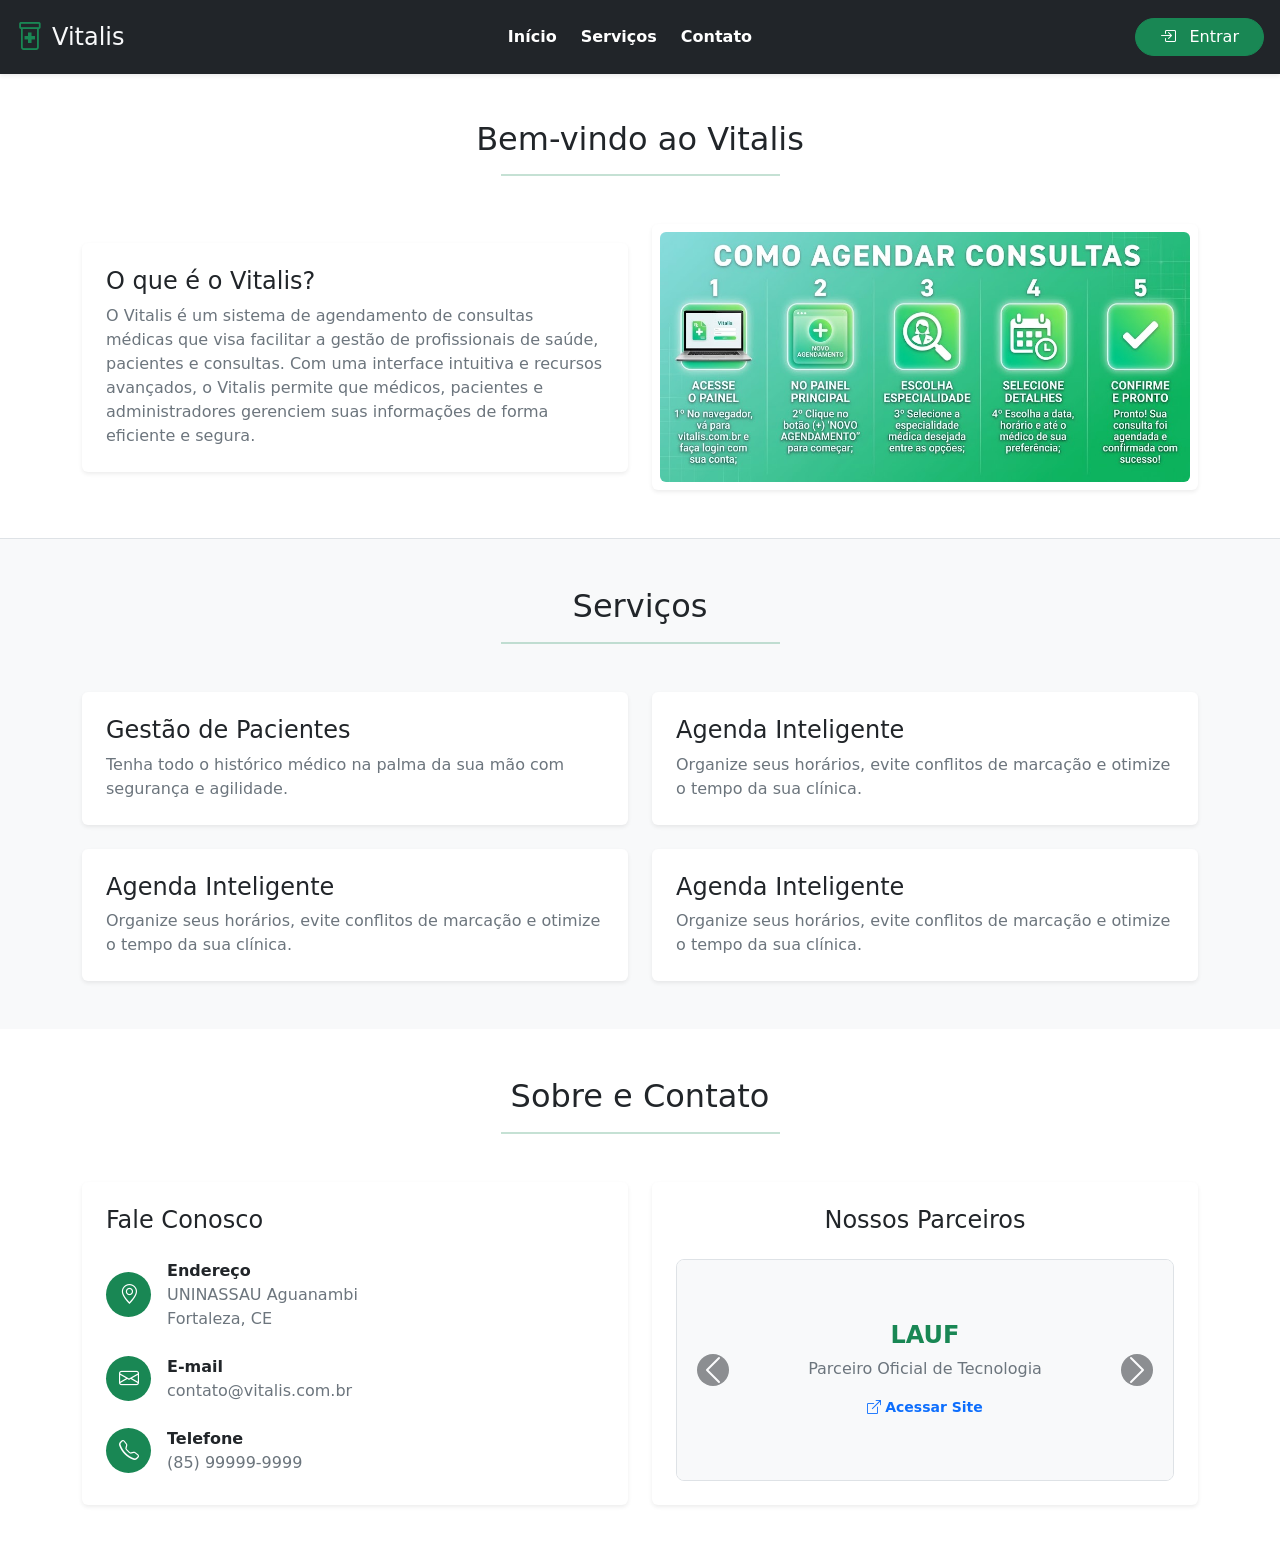
<file: index.html>
<!DOCTYPE html>
<html lang="pt-br">

<head>
    <meta charset="UTF-8">
    <meta name="viewport" content="width=device-width, initial-scale=1.0">
    <link href="https://cdn.jsdelivr.net/npm/bootstrap@5.3.8/dist/css/bootstrap.min.css" rel="stylesheet"
        integrity="sha384-sRIl4kxILFvY47J16cr9ZwB07vP4J8+LH7qKQnuqkuIAvNWLzeN8tE5YBujZqJLB" crossorigin="anonymous">
    <link rel="stylesheet" href="https://cdn.jsdelivr.net/npm/bootstrap-icons@1.11.3/font/bootstrap-icons.min.css">
    <title>Vitalis</title>
    <style>
    
    html {
        scroll-padding-top: 90px; 
    }
</style>
    <link rel="stylesheet" href="frontend/css/responsive.css">
</head>
<body class="bg-light">

    <!-- HEADER (Fixo) -->
    <header class="fixed-top w-100 d-flex align-items-center justify-content-between bg-dark p-3 shadow-sm">
        <div class="d-flex align-items-center">
            <i class="bi bi-prescription2 fs-3 text-success me-2"></i>
            <h1 class="h4 mb-0 text-light">Vitalis</h1>
        </div>
        <nav class="d-flex gap-4">
            <a class="nav-link text-white fw-semibold" href="#inicio">Início</a>
            <a class="nav-link text-white fw-semibold" href="#servicos">Serviços</a>
            <a class="nav-link text-white fw-semibold" href="#contato">Contato</a>
        </nav>
        <div>
            <a href="frontend/html/login.html" class="btn btn-success rounded-pill px-4">
                <i class="bi bi-box-arrow-in-right me-2"></i> Entrar
            </a>
        </div>
    </header>

    <main>
        <!-- SEÇÃO 1: INÍCIO (Com fundo BRANCO para separar visualmente do resto) -->
        <section class="bg-white pt-5 mt-5 pb-5 border-bottom" id="inicio">
            <!-- pt-4 extra aqui garante que o título não fique colado no menu escuro -->
            <div class="container pt-4">
                
                <h2 class="h2 text-center mb-3">Bem-vindo ao Vitalis</h2>
                <hr class="mx-auto w-25 border-success border-2 mb-5">
                
                <div class="row align-items-center">
                    
                    <div class="col-12 col-md-6 mb-4 mb-md-0">
                        <div class="card border-0 shadow-sm h-100">
                            <div class="card-body p-4">
                                <h2 class="h4">O que é o Vitalis?</h2>
                                <p class="text-secondary mb-0">O Vitalis é um sistema de agendamento de consultas médicas que visa facilitar a gestão de profissionais de saúde, pacientes e consultas. Com uma interface intuitiva e recursos avançados, o Vitalis permite que médicos, pacientes e administradores gerenciem suas informações de forma eficiente e segura.</p>
                            </div>
                        </div>   
                    </div>
                
                    <div class="col-12 col-md-6">
                        <div class="card border-0 shadow-sm h-100">
                
                            <div class="card-body text-center p-2">
                                
                                <img src="frontend/assets/img/07ac6f75-8db5-42db-9d62-2cc92cbc9b07.jpg" class="img-fluid rounded height-50" alt="Imagem do sistema">
                            </div>
                        </div>
                    </div>

                </div> 
            </div> 
        </section>


        
        <section class="bg-light py-5" id="servicos">
            <div class="container">
                
                <h2 class="h2 text-center mb-3">Serviços</h2>
                <hr class="mx-auto w-25 border-success border-2 mb-5">
                
                <div class="row g-4 align-items-stretch">
                    
                    <div class="col-12 col-md-6">
                        <div class="card border-0 shadow-sm h-100">
                            <div class="card-body p-4">
                                <h2 class="h4">Gestão de Pacientes</h2>
                                <p class="text-secondary mb-0">Tenha todo o histórico médico na palma da sua mão com segurança e agilidade.</p>
                            </div>
                        </div>   
                    </div>

                    <div class="col-12 col-md-6">
                        <div class="card border-0 shadow-sm h-100">
                            <div class="card-body p-4">
                                <h2 class="h4">Agenda Inteligente</h2>
                                <p class="text-secondary mb-0">Organize seus horários, evite conflitos de marcação e otimize o tempo da sua clínica.</p>
                            </div>
                        </div>   
                    </div>
                    <div class="col-12 col-md-6">
                        <div class="card border-0 shadow-sm h-100">
                            <div class="card-body p-4">
                                <h2 class="h4">Agenda Inteligente</h2>
                                <p class="text-secondary mb-0">Organize seus horários, evite conflitos de marcação e otimize o tempo da sua clínica.</p>
                            </div>
                        </div>   
                    </div>
                    <div class="col-12 col-md-6">
                        <div class="card border-0 shadow-sm h-100">
                            <div class="card-body p-4">
                                <h2 class="h4">Agenda Inteligente</h2>
                                <p class="text-secondary mb-0">Organize seus horários, evite conflitos de marcação e otimize o tempo da sua clínica.</p>
                            </div>
                        </div>   
                    </div>

                </div> 
            </div> 
        </section>
        <!-- SEÇÃO 3: SOBRE E CONTATO (Fundo BRANCO) -->
<section class="bg-white py-5" id="contato">
    <div class="container">
        
        <h2 class="h2 text-center mb-3">Sobre e Contato</h2>
        <hr class="mx-auto w-25 border-success border-2 mb-5">
        
        <div class="row g-4">
            
            <!-- CARD 1: Informações de Contato (Esquerda) -->
            <div class="col-12 col-md-6">
                <div class="card border-0 shadow-sm h-100">
                    <div class="card-body p-4">
                        <h3 class="h4 mb-4">Fale Conosco</h3>
                        
                        <!-- list-unstyled tira as bolinhas padrão da lista -->
                        <ul class="list-unstyled mb-0">
                            <li class="d-flex align-items-center mb-4">
                                <div class="bg-success text-white rounded-circle d-flex justify-content-center align-items-center me-3" style="width: 45px; height: 45px;">
                                    <i class="bi bi-geo-alt fs-5"></i>
                                </div>
                                <div>
                                    <strong class="d-block text-dark">Endereço</strong>
                                    <span class="text-secondary">UNINASSAU Aguanambi<br>Fortaleza, CE</span>
                                </div>
                            </li>
                            <li class="d-flex align-items-center mb-4">
                                <div class="bg-success text-white rounded-circle d-flex justify-content-center align-items-center me-3" style="width: 45px; height: 45px;">
                                    <i class="bi bi-envelope fs-5"></i>
                                </div>
                                <div>
                                    <strong class="d-block text-dark">E-mail</strong>
                                    <span class="text-secondary">contato@vitalis.com.br</span>
                                </div>
                            </li>
                            <li class="d-flex align-items-center">
                                <div class="bg-success text-white rounded-circle d-flex justify-content-center align-items-center me-3" style="width: 45px; height: 45px;">
                                    <i class="bi bi-telephone fs-5"></i>
                                </div>
                                <div>
                                    <strong class="d-block text-dark">Telefone</strong>
                                    <span class="text-secondary">(85) 99999-9999</span>
                                </div>
                            </li>
                        </ul>
                    </div>
                </div>
            </div>

            <!-- CARD 2: Carrossel de Parceiros (Direita) -->
            <div class="col-12 col-md-6">
                <div class="card border-0 shadow-sm h-100">
                    <div class="card-body p-4">
                        <h3 class="h4 mb-4 text-center">Nossos Parceiros</h3>
                        
                        <!-- Início do Carrossel (data-bs-ride="carousel" faz ele girar sozinho) -->
                        <div id="carrosselParceiros" class="carousel slide" data-bs-ride="carousel">
                            <div class="carousel-inner rounded-3 border">
                                
                                <!-- Parceiro 1 (Sempre precisa ter um 'active') -->
                                <div class="carousel-item active">
                                    <!-- A tag <a> envolve todo o slide. target="_blank" abre em nova aba -->
                                    <a href="https://i.pinimg.com/736x/d2/d0/5d/d2d05de94fc41c8b135745f65c2e5e29.jpg" target="_blank" class="text-decoration-none">
                                        <!-- d-flex centraliza o conteúdo dentro do retângulo -->
                                        <div class="bg-light p-5 text-center d-flex flex-column justify-content-center" style="height: 220px;">
                                            <h4 class="text-success fw-bold mb-2">LAUF</h4>
                                            <p class="text-secondary mb-3">Parceiro Oficial de Tecnologia</p>
                                            <small class="text-primary fw-semibold"><i class="bi bi-box-arrow-up-right me-1"></i>Acessar Site</small>
                                        </div>
                                    </a>
                                </div>

                                <!-- Parceiro 2 -->
                                <div class="carousel-item">
                                    <a href="https://i.pinimg.com/736x/d2/d0/5d/d2d05de94fc41c8b135745f65c2e5e29.jpg" target="_blank" class="text-decoration-none">
                                        <div class="bg-light p-5 text-center d-flex flex-column justify-content-center" style="height: 220px;">
                                            <h4 class="text-success fw-bold mb-2">Alan Exames</h4>
                                            <p class="text-secondary mb-3">Gestão de Exames</p>
                                            <small class="text-primary fw-semibold"><i class="bi bi-box-arrow-up-right me-1"></i>Acessar Site</small>
                                        </div>
                                    </a>
                                </div>

                            </div>
                            
                            <!-- Botões laterais de voltar e avançar do carrossel -->
                            <button class="carousel-control-prev" type="button" data-bs-target="#carrosselParceiros" data-bs-slide="prev">
                                <span class="carousel-control-prev-icon bg-dark rounded-circle p-2" aria-hidden="true"></span>
                                <span class="visually-hidden">Anterior</span>
                            </button>
                            <button class="carousel-control-next" type="button" data-bs-target="#carrosselParceiros" data-bs-slide="next">
                                <span class="carousel-control-next-icon bg-dark rounded-circle p-2" aria-hidden="true"></span>
                                <span class="visually-hidden">Próximo</span>
                            </button>
                        </div>
                        <!-- Fim do Carrossel -->

                    </div>
                </div>
            </div>

        </div> 
    </div> 
</section>

    </main>

    <script src="https://cdn.jsdelivr.net/npm/bootstrap@5.3.8/dist/js/bootstrap.bundle.min.js"
        integrity="sha384-FKyoEForCGlyvwx9Hj09JcYn3nv7wiPVlz7YYwJrWVcXK/BmnVDxM+D2scQbITxI"
        crossorigin="anonymous"></script>
</body>
</html>
</file>
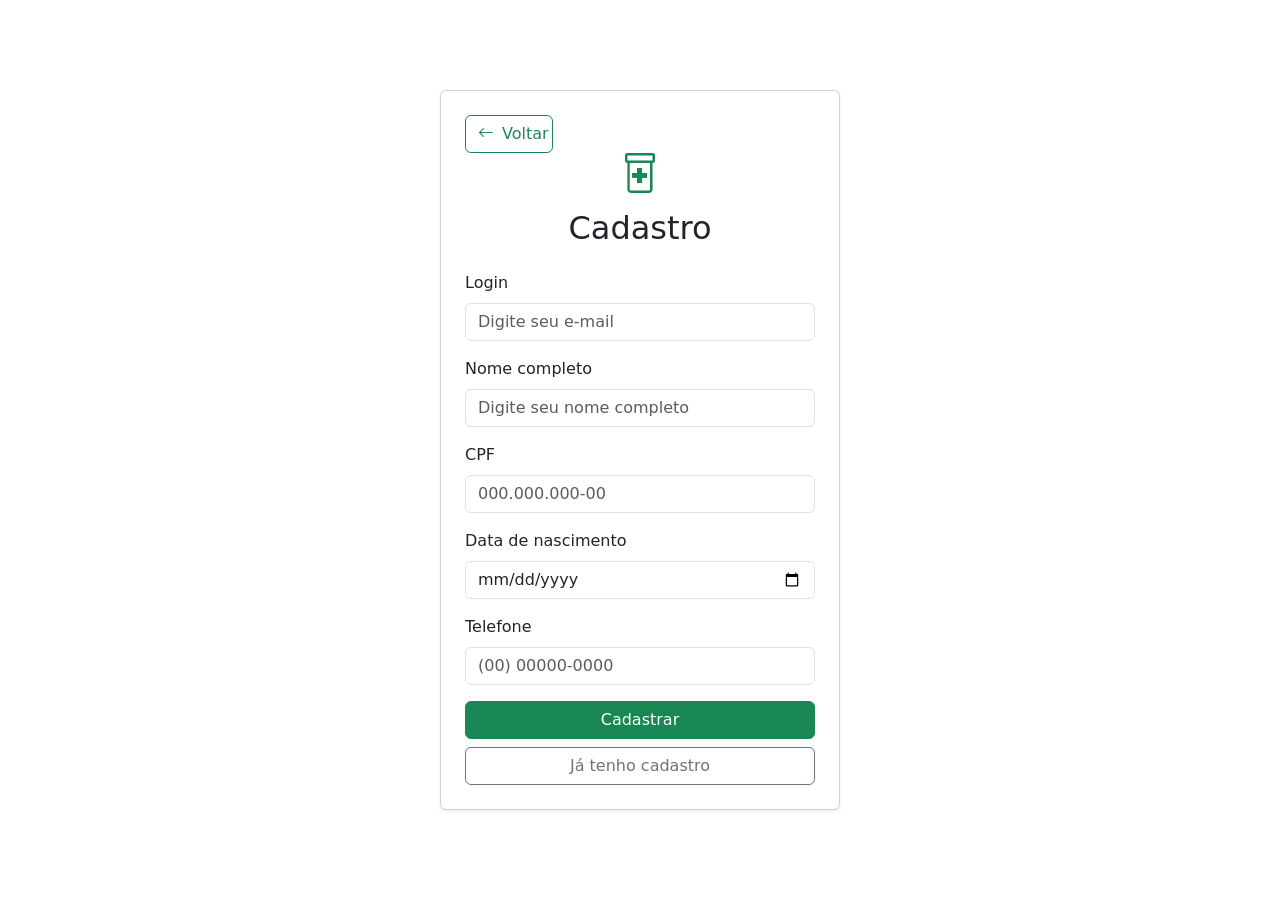
<file: frontend/html/cadastro.html>
<!DOCTYPE html>
<html lang="pt-br">
<head>
    <meta charset="UTF-8">
    <meta name="viewport" content="width=device-width, initial-scale=1.0">
    <link rel="stylesheet" href="https://cdn.jsdelivr.net/npm/bootstrap-icons@1.11.3/font/bootstrap-icons.min.css">
    <link href="https://cdn.jsdelivr.net/npm/bootstrap@5.3.8/dist/css/bootstrap.min.css" rel="stylesheet" integrity="sha384-sRIl4kxILFvY47J16cr9ZwB07vP4J8+LH7qKQnuqkuIAvNWLzeN8tE5YBujZqJLB" crossorigin="anonymous">
    <link rel="stylesheet" href="../css/responsive.css">
    <title>Vitalis</title>
</head>
<body class="d-flex align-items-center justify-content-center" style="min-height: 100vh;">
    <div class="card shadow-sm p-4" style="width: 100%; max-width: 400px;">
        <a class="btn btn-outline-success col-3 d-flex align-items-center" href="login.html">
            <i class="bi bi-arrow-left me-2"></i> Voltar
        </a>
        <i class="d-flex align-items-center justify-content-center bi bi-prescription2 fs-1 text-success mb-3"></i>
        <h2 class="mb-4 text-center">Cadastro</h2>
        <form>
            <div class="mb-3">
                <label for="login" class="form-label">Login</label>
                <input type="text" class="form-control" id="login" name="login" placeholder="Digite seu e-mail" autocomplete="username" required>
            </div>
            <div class="mb-3">
                <label for="nome" class="form-label">Nome completo</label>
                <input type="text" class="form-control" id="nome" name="nome" placeholder="Digite seu nome completo" autocomplete="name" required>
            </div>
            <div class="mb-3">
                <label for="cpf" class="form-label">CPF</label>
                <input type="text" class="form-control" id="cpf" name="cpf" placeholder="000.000.000-00" inputmode="numeric" maxlength="14" autocomplete="off" required>
            </div>
            <div class="mb-3">
                <label for="nascimento" class="form-label">Data de nascimento</label>
                <input type="date" class="form-control" id="nascimento" name="nascimento" autocomplete="bday" required>
            </div>
            <div class="mb-3">
                <label for="telefone" class="form-label">Telefone</label>
                <input type="tel" class="form-control" id="telefone" name="telefone" placeholder="(00) 00000-0000" autocomplete="tel" required>
            </div>
            <button type="submit" class="btn btn-success w-100">Cadastrar</button>
            <a class="btn btn-outline-secondary w-100 mt-2" href="login.html">Já tenho cadastro</a>
        </form>
    
    <script src="https://cdn.jsdelivr.net/npm/bootstrap@5.3.8/dist/js/bootstrap.bundle.min.js" integrity="sha384-FKyoEForCGlyvwx9Hj09JcYn3nv7wiPVlz7YYwJrWVcXK/BmnVDxM+D2scQbITxI" crossorigin="anonymous"></script>
</body>
</html>
</file>
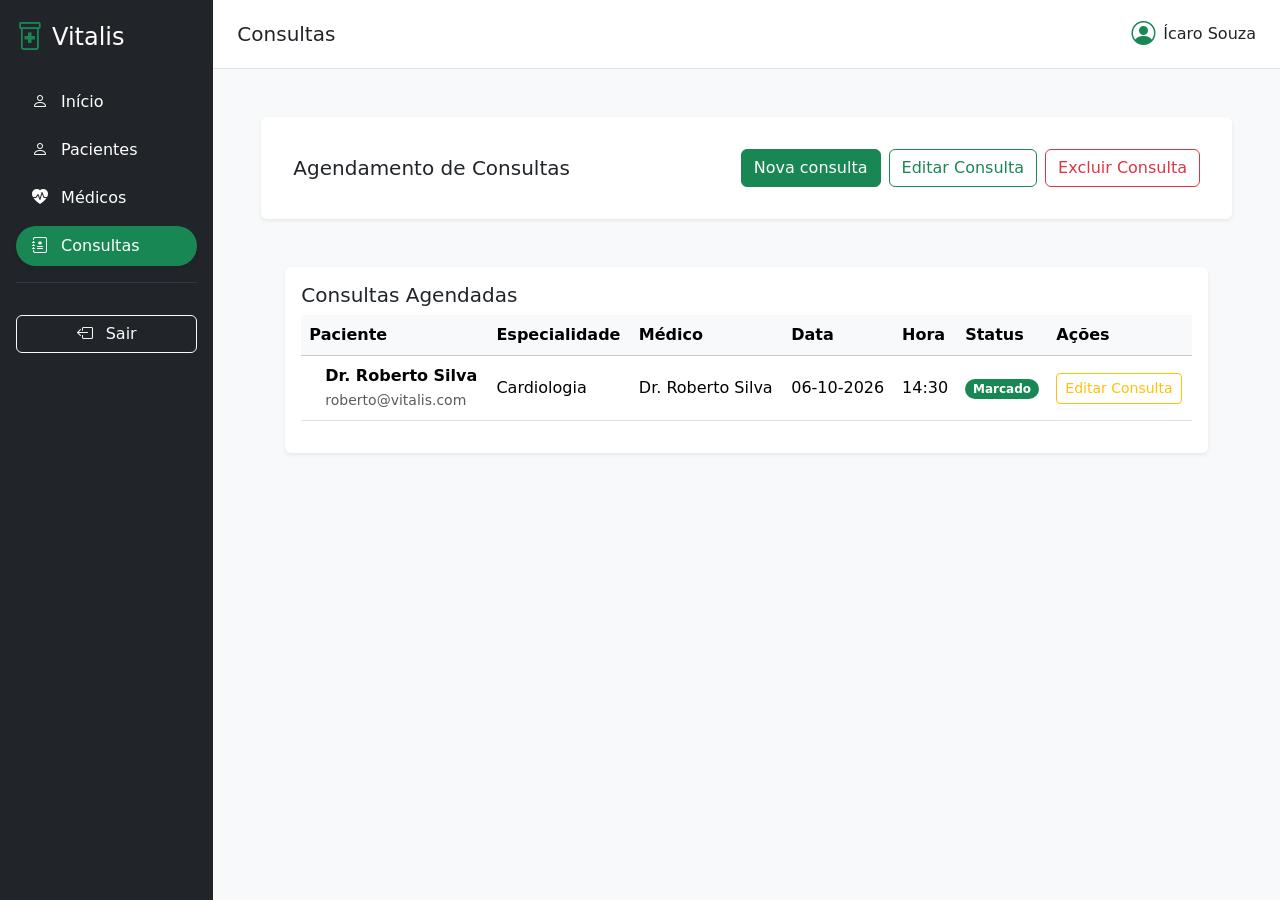
<file: frontend/html/consultas.html>
<!DOCTYPE html>
<html lang="pt-br">

<head>
    <meta charset="UTF-8">
    <meta name="viewport" content="width=device-width, initial-scale=1.0">
    <link href="https://cdn.jsdelivr.net/npm/bootstrap@5.3.8/dist/css/bootstrap.min.css" rel="stylesheet"
        integrity="sha384-sRIl4kxILFvY47J16cr9ZwB07vP4J8+LH7qKQnuqkuIAvNWLzeN8tE5YBujZqJLB" crossorigin="anonymous">
    <link rel="stylesheet" href="https://cdn.jsdelivr.net/npm/bootstrap-icons@1.11.3/font/bootstrap-icons.min.css">
    <link rel="stylesheet" href="../css/responsive.css">
    <title>Vitalis</title>
</head>

<body class="bg-light">
    <div class="container-fluid">
        <div class="row min-vh-100">
            <aside class="col-12 col-md-3 col-lg-2 bg-dark text-white p-3">
                <div class="d-flex align-items-center mb-4">
                    <i class="bi bi-prescription2 fs-3 text-success me-2"></i>
                    <h1 class="h4 mb-0">Vitalis</h1>
                </div>
                <nav class="nav text-success gap-2">
                    <a class="nav-link text-white" href="home.html">
                        <i class="bi bi-person me-2"></i>
                        Início
                    </a>

                    <a class="nav-link text-white" href="pacientes.html">
                        <i class="bi bi-person me-2"></i>
                        Pacientes
                    </a>

                    <a class="nav-link text-white" href="medicos.html">
                        <i class="bi bi-heart-pulse-fill me-2"></i>
                        Médicos
                    </a>

                    <a class="nav-link text-white bg-success border-0 shadow-sm rounded-5 w-100" href="consultas.html">
                        <i class="bi bi-journal-medical me-2"></i>
                        Consultas
                    </a>
                </nav>
                <hr class="border-secondary">
                <a href="login.html" class="btn btn-outline-light w-100 mt-3">
                    <i class="bi bi-box-arrow-left me-2"></i>
                    Sair
                </a>
            </aside>
            <main class="col-12 col-md-9 col-lg-10 p-0">
                <header class="navbar bg-white border-bottom px-4 py-3">
                    <div>
                        <h2 class="h5 mb-0">Consultas</h2>
                    </div>
                    <div class="d-flex align-items-center">
                        <i class="bi bi-person-circle fs-4 text-success me-2"></i>
                        <span>Ícaro Souza</span>
                    </div>
                </header>
                <div class="p-4">
                    <div class="p-4">
                    <section class="mb-4">
                        <div class="card border-0 shadow-sm">
                            <div class="card-body">
                                <div class="card-body d-flex justify-content-between align-items-center gap-2">       
                                <h5 class="card-title mb-0 me-auto">Agendamento de Consultas</h5>  
                                    <a class="btn btn-success" href="novoAgendamento.html">Nova consulta</a>
                                    <a class="btn btn-outline-success" href="editarAgendamento.html">Editar Consulta</a>
                                    <a class="btn btn-outline-danger" href="#">Excluir Consulta</a>
                            </div> 
                            </div>    
                        </div>
                    </section>
                    <section class="p-4">
                        <div class="mb-4">
                            <div class="card border-0 shadow-sm">
                                <div class="card-body">
                                    <h5 class="card-title">Consultas Agendadas</h5>
                                    <div class="table-responsive">
                                        <table class="table table-hover align-middle">
                                            <thead class="table-light">
                                                <tr>
                                                    <th>Paciente</th>
                                                    <th>Especialidade</th>
                                                    <th>Médico</th>
                                                    <th>Data</th>
                                                    <th>Hora</th>
                                                    <th>Status</th>
                                                    <th>Ações</th>
                                                </tr>
                                            </thead>
                                            <tbody>
                                                <tr>
                                                    <td>
                                                        <div class="d-flex align-items-center">
                                                            <div class="bg-success text-white rounded-circle d-flex justify-content-center me-3">
                                                            </div>
                                                            <div>
                                                                <p class="mb-0 fw-bold">Dr. Roberto Silva</p>
                                                                <small class="text-muted">roberto@vitalis.com</small>
                                                            </div>
                                                        </div>
                                                    </td>
                                                    <td>Cardiologia</td>
                                                    <td>Dr. Roberto Silva</td>
                                                    <td>06-10-2026</td>
                                                    <td>14:30</td>
                                                    <td>
                                                        <span class="badge bg-success rounded-pill">Marcado</span>
                                                    </td>
                                                    <td>
                                                        <div class="d-flex gap-2">
                                                            <a href="#" class="btn btn-sm text btn-outline-warning">Editar Consulta</a>
                                                        </div>
                                                    </td>
                                                </tr>
                                            </tbody>    
                                        </table>
                                    </div>
                                </div>
                            </div>
                        </div>  
                    </section>
                </div>
            </main>
        </div>
    </div>
    <script src="https://cdn.jsdelivr.net/npm/bootstrap@5.3.8/dist/js/bootstrap.bundle.min.js"
        integrity="sha384-FKyoEForCGlyvwx9Hj09JcYn3nv7wiPVlz7YYwJrWVcXK/BmnVDxM+D2scQbITxI"
        crossorigin="anonymous"></script>
</body>

</html>
</file>
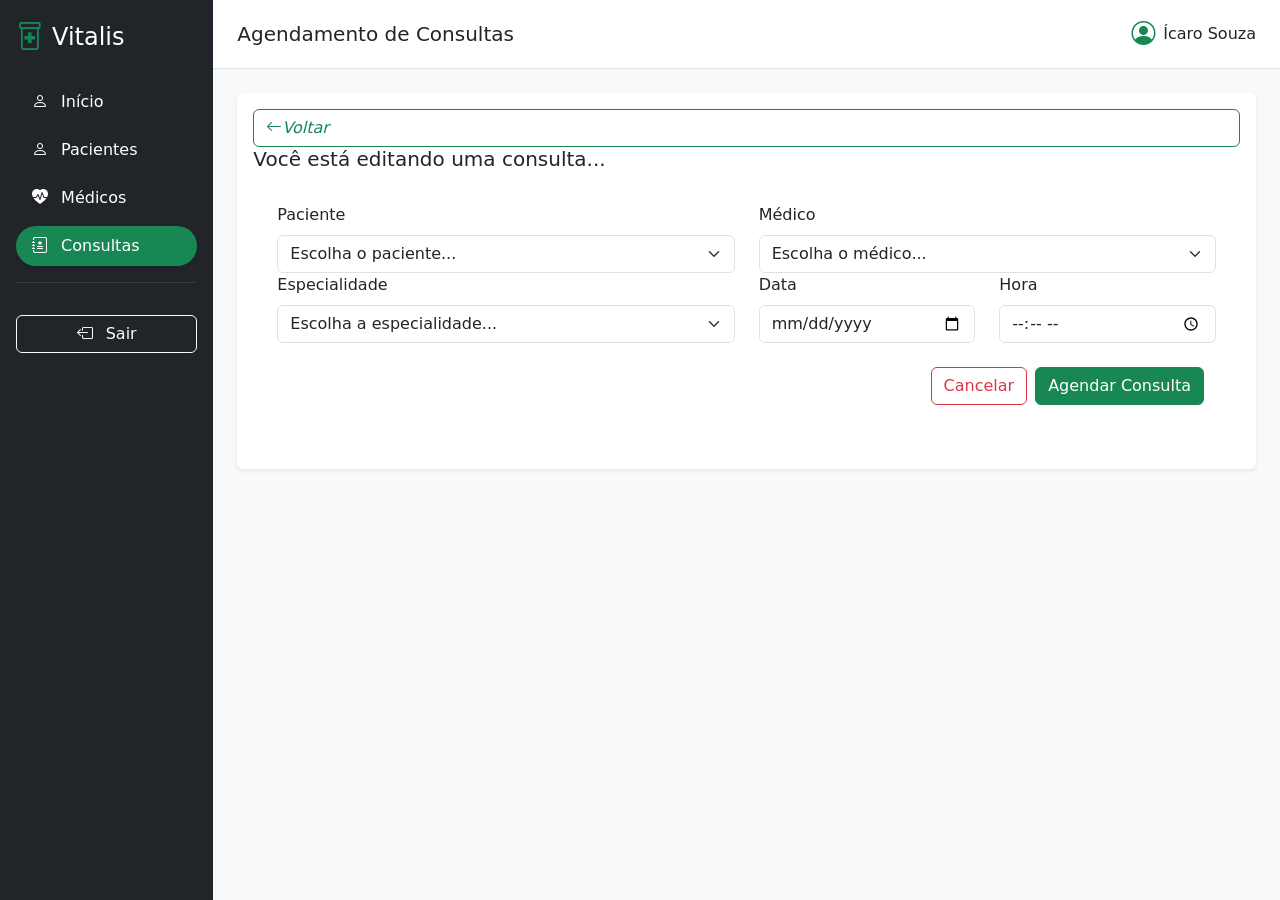
<file: frontend/html/editarAgendamento.html>
<!DOCTYPE html>
<html lang="pt-br">

<head>
    <meta charset="UTF-8">
    <meta name="viewport" content="width=device-width, initial-scale=1.0">
    <link href="https://cdn.jsdelivr.net/npm/bootstrap@5.3.8/dist/css/bootstrap.min.css" rel="stylesheet"
        integrity="sha384-sRIl4kxILFvY47J16cr9ZwB07vP4J8+LH7qKQnuqkuIAvNWLzeN8tE5YBujZqJLB" crossorigin="anonymous">
    <link rel="stylesheet" href="https://cdn.jsdelivr.net/npm/bootstrap-icons@1.11.3/font/bootstrap-icons.min.css">
    <link rel="stylesheet" href="../css/responsive.css">
    <title>Vitalis</title>
</head>

<body class="bg-light">
    <div class="container-fluid">
        <div class="row min-vh-100">
            <aside class="col-12 col-md-3 col-lg-2 bg-dark text-white p-3">
                <div class="d-flex align-items-center mb-4">
                    <i class="bi bi-prescription2 fs-3 text-success me-2"></i>
                    <h1 class="h4 mb-0">Vitalis</h1>
                </div>
                <nav class="nav text-success gap-2">
                    <a class="nav-link text-white" href="home.html">
                        <i class="bi bi-person me-2"></i>
                        Início
                    </a>

                    <a class="nav-link text-white" href="pacientes.html">
                        <i class="bi bi-person me-2"></i>
                        Pacientes
                    </a>

                    <a class="nav-link text-white" href="medicos.html">
                        <i class="bi bi-heart-pulse-fill me-2"></i>
                        Médicos
                    </a>

                    <a class="nav-link text-white bg-success border-0 shadow-sm rounded-5 w-100" href="consultas.html">
                        <i class="bi bi-journal-medical me-2"></i>
                        Consultas
                    </a>
                    
                </nav>
                <hr class="border-secondary">
                <a href="login.html" class="btn btn-outline-light w-100 mt-3">
                    <i class="bi bi-box-arrow-left me-2"></i>
                    Sair
                </a>
            </aside>
            <main class="col-12 col-md-9 col-lg-10 p-0">
                <header class="navbar bg-white border-bottom px-4 py-3">
                    <div>
                        <h2 class="h5 mb-0">Agendamento de Consultas</h2>
                    </div>
                    <div class="d-flex align-items-center">
                        <i class="bi bi-person-circle fs-4 text-success me-2"></i>
                        <span>Ícaro Souza</span>
                    </div>
                </header>
                <div class="p-4">
                    <section class="mb-4">
                        <div class="card border-0 shadow-sm">
                            <div class="card-body">
                                <a href="consultas.html" class="btn btn-outline-success d-flex justify-content-start rounded-2">
                                    <i class="bi bi-arrow-left ">Voltar</i>
                                </a>
                                <h5 class="card-title">Você está editando uma consulta...</h5>
                                <form action="" method="POST">
                                    <div class="row p-4">
                                        <div class="col-6 col-md-6">
                                            <label for="paciente" class="form-label">Paciente</label>
                                                <select class="form-select" id="paciente" name="paciente">
                                                    <option value="">Escolha o paciente...</option>
                                                    <option value="1">Paciente 1</option>
                                                    <option value="2">Paciente 2</option>
                                            
                                                </select>
                                        </div>
                                        <div class="col-6 col-md-6">
                                            <label for="medico" class="form-label">Médico</label>
                                                <select class="form-select" id="medico" name="medico">
                                                    <option value="">Escolha o médico...</option>
                                                    <option value="1">Médico 1</option>
                                                    <option value="2">Médico 2</option>
                                            
                                                </select>
                                        </div>
                                        <div class="col-6 col-md-6">
                                            <label for="especialidade" class="form-label">Especialidade</label>
                                                <select class="form-select" id="especialidade" name="especialidade">
                                                    <option value="">Escolha a especialidade...</option>
                                                    <option value="1">Especialidade 1</option>
                                                    <option value="2">Especialidade 2</option>
                                            
                                                </select>
                                        </div>
                                        <div class="col-6 col-md-6">
                                            <div class="row">
                                                <div class="col-6 col-md-6">
                                                    <label for="data" class="form-label">Data</label>
                                                    <input type="date" class="form-control " id="data" name="data">
                                                </div>
                                                    <div class="col-6 col-md-6">
                                                    <label for="hora" class="form-label">Hora</label>
                                                    <input type="time" class="form-control" id="hora" name="hora">
                                                </div>
                                                <div class="col-12 p-4 d-flex justify-content-end gap-2">
                                                    <a class="btn btn-outline-danger " href="consultas.html">Cancelar</a>
                                                    <button type="submit" class="btn btn-success ">Agendar Consulta</button>
                                                </div>

                                            </div>
                                        </div>
                                    </div>
                                </form>
                            </div>
                        </div>
                    </section>
                </div>
            </main>
        </div>
    </div>
    <script src="https://cdn.jsdelivr.net/npm/bootstrap@5.3.8/dist/js/bootstrap.bundle.min.js"
        integrity="sha384-FKyoEForCGlyvwx9Hj09JcYn3nv7wiPVlz7YYwJrWVcXK/BmnVDxM+D2scQbITxI"
        crossorigin="anonymous"></script>
</body>

</html>
</file>
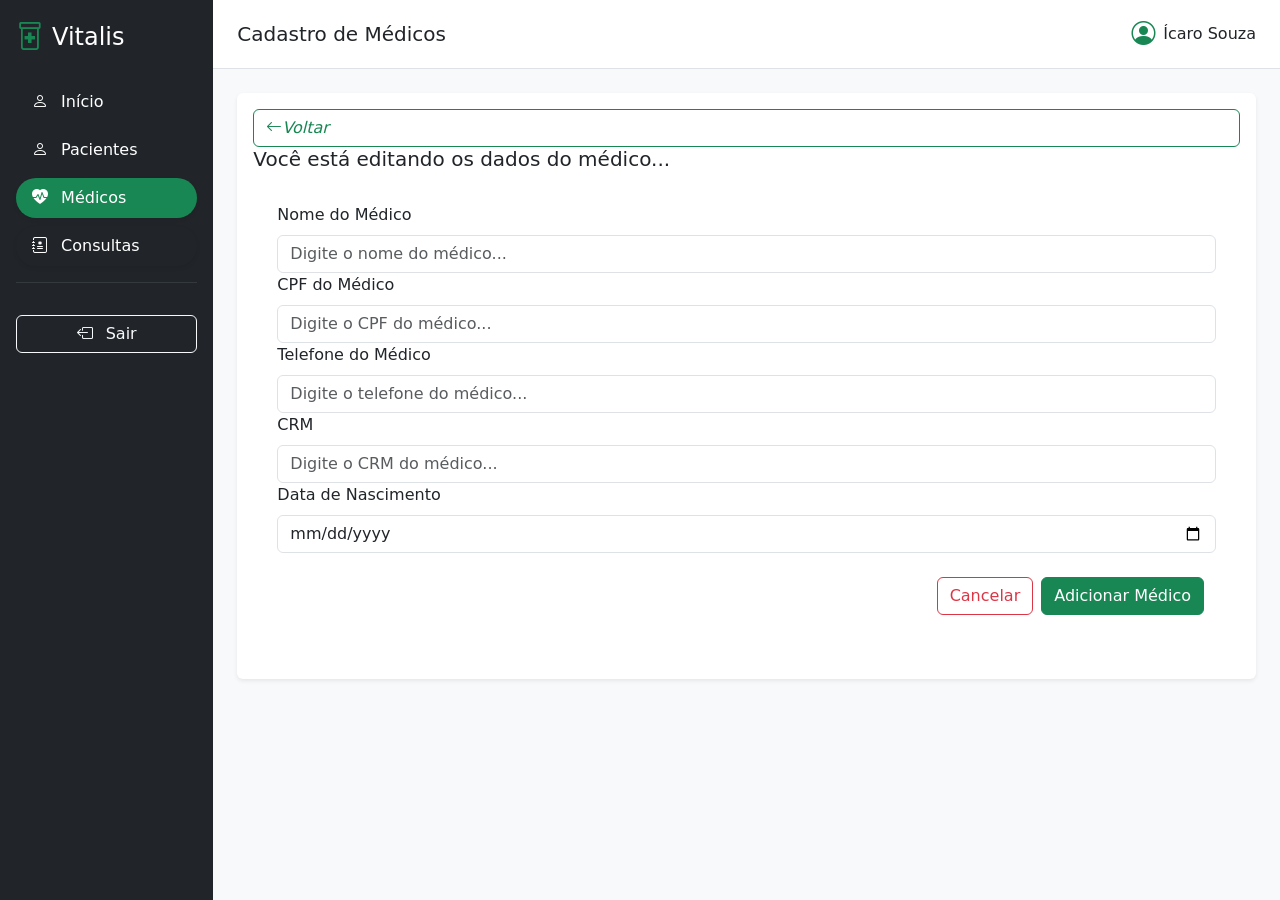
<file: frontend/html/editarMedico.html>
<!DOCTYPE html>
<html lang="pt-br">

<head>
    <meta charset="UTF-8">
    <meta name="viewport" content="width=device-width, initial-scale=1.0">
    <link href="https://cdn.jsdelivr.net/npm/bootstrap@5.3.8/dist/css/bootstrap.min.css" rel="stylesheet"
        integrity="sha384-sRIl4kxILFvY47J16cr9ZwB07vP4J8+LH7qKQnuqkuIAvNWLzeN8tE5YBujZqJLB" crossorigin="anonymous">
    <link rel="stylesheet" href="https://cdn.jsdelivr.net/npm/bootstrap-icons@1.11.3/font/bootstrap-icons.min.css">
    <link rel="stylesheet" href="../css/responsive.css">
    <title>Vitalis</title>
</head>

<body class="bg-light">
    <div class="container-fluid">
        <div class="row min-vh-100">
            <aside class="col-12 col-md-3 col-lg-2 bg-dark text-white p-3">
                <div class="d-flex align-items-center mb-4">
                    <i class="bi bi-prescription2 fs-3 text-success me-2"></i>
                    <h1 class="h4 mb-0">Vitalis</h1>
                </div>
                <nav class="nav text-success gap-2">
                    <a class="nav-link text-white" href="home.html">
                        <i class="bi bi-person me-2"></i>
                        Início
                    </a>

                    <a class="nav-link text-white" href="pacientes.html">
                        <i class="bi bi-person me-2"></i>
                        Pacientes
                    </a>

                    <a class="nav-link text-white border-0 shadow-sm bg-success rounded-5 w-100" href="medicos.html">
                        <i class="bi bi-heart-pulse-fill me-2"></i>
                        Médicos
                    </a>

                    <a class="nav-link text-white border-0 shadow-sm rounded-5 w-100" href="consultas.html">
                        <i class="bi bi-journal-medical me-2"></i>
                        Consultas
                    </a>
                    
                </nav>
                <hr class="border-secondary">
                <a href="login.html" class="btn btn-outline-light w-100 mt-3">
                    <i class="bi bi-box-arrow-left me-2"></i>
                    Sair
                </a>
            </aside>
            <main class="col-12 col-md-9 col-lg-10 p-0">
                <header class="navbar bg-white border-bottom px-4 py-3">
                    <div>
                        <h2 class="h5 mb-0">Cadastro de Médicos</h2>
                    </div>
                    <div class="d-flex align-items-center">
                        <i class="bi bi-person-circle fs-4 text-success me-2"></i>
                        <span>Ícaro Souza</span>
                    </div>
                </header>
                <div class="p-4">
                    <section class="mb-4">
                        <div class="card border-0 shadow-sm">
                            <div class="card-body">
                                <a href="medicos.html" class="btn btn-outline-success d-flex justify-content-start rounded-2 ">
                                    <i class="bi bi-arrow-left ">Voltar</i>
                                </a>
                                <h5 class="card-title">Você está editando os dados do médico...</h5>
                                <form action="" method="POST">
                                    <div class="row p-4">
                                        <div class="col-12 ">
                                            <label for="paciente" class="form-label">Nome do Médico</label>
                                                <input class="form-control w-100" id="paciente" name="paciente" placeholder="Digite o nome do médico...">
                                                <label for="cpf" class="form-label">CPF do Médico</label>
                                                <input class="form-control w-100" id="cpf" name="cpf" placeholder="Digite o CPF do médico...">     
                                                <label for="telefone" class="form-label">Telefone do Médico</label>
                                                <input class="form-control" id="telefone" name="telefone" placeholder="Digite o telefone do médico...">       
                                                <label for="telefone" class="form-label">CRM</label>
                                                <input class="form-control" id="crm" name="telefone" placeholder="Digite o CRM do médico...">
                                        </div>
                                        <div class="col-12 col-md-12 w-100">
                                            <div class="row">
                                                <div class="col-12 col-md-12">
                                                    <label for="data" class="form-label">Data de Nascimento</label>
                                                    <input type="date" class="form-control " id="data" name="data">
                                                </div>
                                                <div class="col-12 p-4 d-flex justify-content-end gap-2">
                                                    <a class="btn btn-outline-danger " href="pacientes.html">Cancelar</a>
                                                    <button type="submit" class="btn btn-success ">Adicionar Médico</button>
                                                </div>

                                            </div>
                                        </div>
                                    </div>
                                </form>
                            </div>
                        </div>
                    </section>
                </div>
            </main>
        </div>
    </div>
    <script src="https://cdn.jsdelivr.net/npm/bootstrap@5.3.8/dist/js/bootstrap.bundle.min.js"
        integrity="sha384-FKyoEForCGlyvwx9Hj09JcYn3nv7wiPVlz7YYwJrWVcXK/BmnVDxM+D2scQbITxI"
        crossorigin="anonymous"></script>
</body>

</html>
</file>
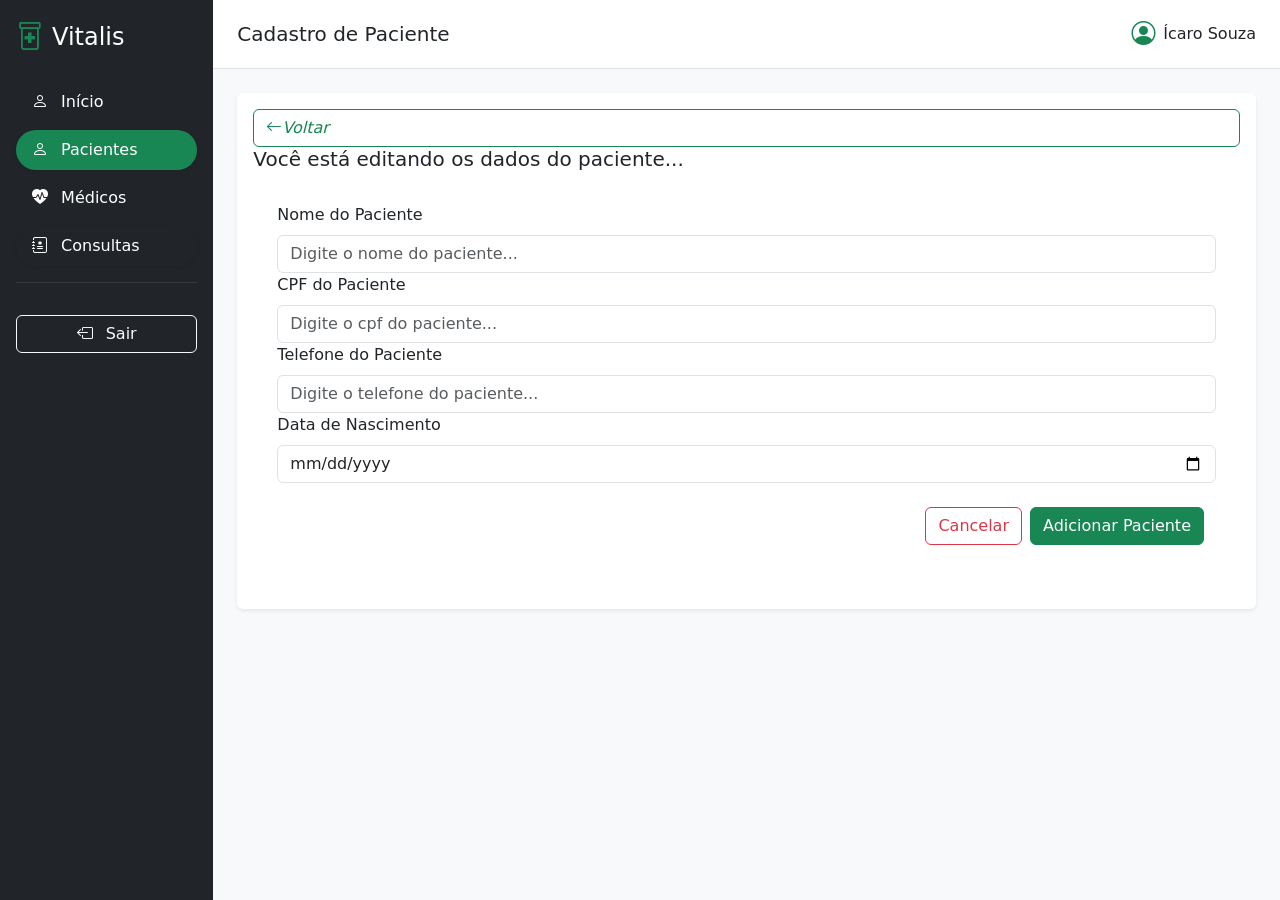
<file: frontend/html/editarPaciente.html>
<!DOCTYPE html>
<html lang="pt-br">

<head>
    <meta charset="UTF-8">
    <meta name="viewport" content="width=device-width, initial-scale=1.0">
    <link href="https://cdn.jsdelivr.net/npm/bootstrap@5.3.8/dist/css/bootstrap.min.css" rel="stylesheet"
        integrity="sha384-sRIl4kxILFvY47J16cr9ZwB07vP4J8+LH7qKQnuqkuIAvNWLzeN8tE5YBujZqJLB" crossorigin="anonymous">
    <link rel="stylesheet" href="https://cdn.jsdelivr.net/npm/bootstrap-icons@1.11.3/font/bootstrap-icons.min.css">
    <link rel="stylesheet" href="../css/responsive.css">
    <title>Vitalis</title>
</head>

<body class="bg-light">
    <div class="container-fluid">
        <div class="row min-vh-100">
            <aside class="col-12 col-md-3 col-lg-2 bg-dark text-white p-3">
                <div class="d-flex align-items-center mb-4">
                    <i class="bi bi-prescription2 fs-3 text-success me-2"></i>
                    <h1 class="h4 mb-0">Vitalis</h1>
                </div>
                <nav class="nav text-success gap-2">
                    <a class="nav-link text-white" href="home.html">
                        <i class="bi bi-person me-2"></i>
                        Início
                    </a>

                    <a class="nav-link text-white bg-success border-0 shadow-sm rounded-5 w-100" href="pacientes.html">
                        <i class="bi bi-person me-2"></i>
                        Pacientes
                    </a>

                    <a class="nav-link text-white" href="medicos.html">
                        <i class="bi bi-heart-pulse-fill me-2"></i>
                        Médicos
                    </a>

                    <a class="nav-link text-white border-0 shadow-sm rounded-5 w-100" href="consultas.html">
                        <i class="bi bi-journal-medical me-2"></i>
                        Consultas
                    </a>
                    
                </nav>
                <hr class="border-secondary">
                <a href="login.html" class="btn btn-outline-light w-100 mt-3">
                    <i class="bi bi-box-arrow-left me-2"></i>
                    Sair
                </a>
            </aside>
            <main class="col-12 col-md-9 col-lg-10 p-0">
                <header class="navbar bg-white border-bottom px-4 py-3">
                    <div>
                        <h2 class="h5 mb-0">Cadastro de Paciente</h2>
                    </div>
                    <div class="d-flex align-items-center">
                        <i class="bi bi-person-circle fs-4 text-success me-2"></i>
                        <span>Ícaro Souza</span>
                    </div>
                </header>
                <div class="p-4">
                    <section class="mb-4">
                        <div class="card border-0 shadow-sm">
                            <div class="card-body">
                                <a href="pacientes.html" class="btn btn-outline-success d-flex justify-content-start rounded-2">
                                    <i class="bi bi-arrow-left ">Voltar</i>
                                </a>
                                <h5 class="card-title">Você está editando os dados do paciente...</h5>
                                <form action="" method="POST">
                                    <div class="row p-4">
                                        <div class="col-12 ">
                                            <label for="paciente" class="form-label">Nome do Paciente</label>
                                                <input class="form-control w-100" id="paciente" name="paciente" placeholder="Digite o nome do paciente...">
                                                <label for="cpf" class="form-label">CPF do Paciente</label>
                                                <input class="form-control w-100" id="cpf" name="cpf" placeholder="Digite o cpf do paciente...">     
                                                <label for="telefone" class="form-label">Telefone do Paciente</label>
                                                <input class="form-control" id="telefone" name="telefone" placeholder="Digite o telefone do paciente...">       
                                                <input type="hidden" name="pessoa_tipo_id" value="1">
                                        </div>
                                        <div class="col-12 col-md-12 w-100">
                                            <div class="row">
                                                <div class="col-12 col-md-12">
                                                    <label for="data" class="form-label">Data de Nascimento</label>
                                                    <input type="date" class="form-control " id="data" name="data">
                                                </div>
                                                <div class="col-12 p-4 d-flex justify-content-end gap-2">
                                                    <a class="btn btn-outline-danger " href="pacientes.html">Cancelar</a>
                                                    <button type="submit" class="btn btn-success ">Adicionar Paciente</button>
                                                </div>

                                            </div>
                                        </div>
                                    </div>
                                </form>
                            </div>
                        </div>
                    </section>
                </div>
            </main>
        </div>
    </div>
    <script src="https://cdn.jsdelivr.net/npm/bootstrap@5.3.8/dist/js/bootstrap.bundle.min.js"
        integrity="sha384-FKyoEForCGlyvwx9Hj09JcYn3nv7wiPVlz7YYwJrWVcXK/BmnVDxM+D2scQbITxI"
        crossorigin="anonymous"></script>
</body>

</html>
</file>
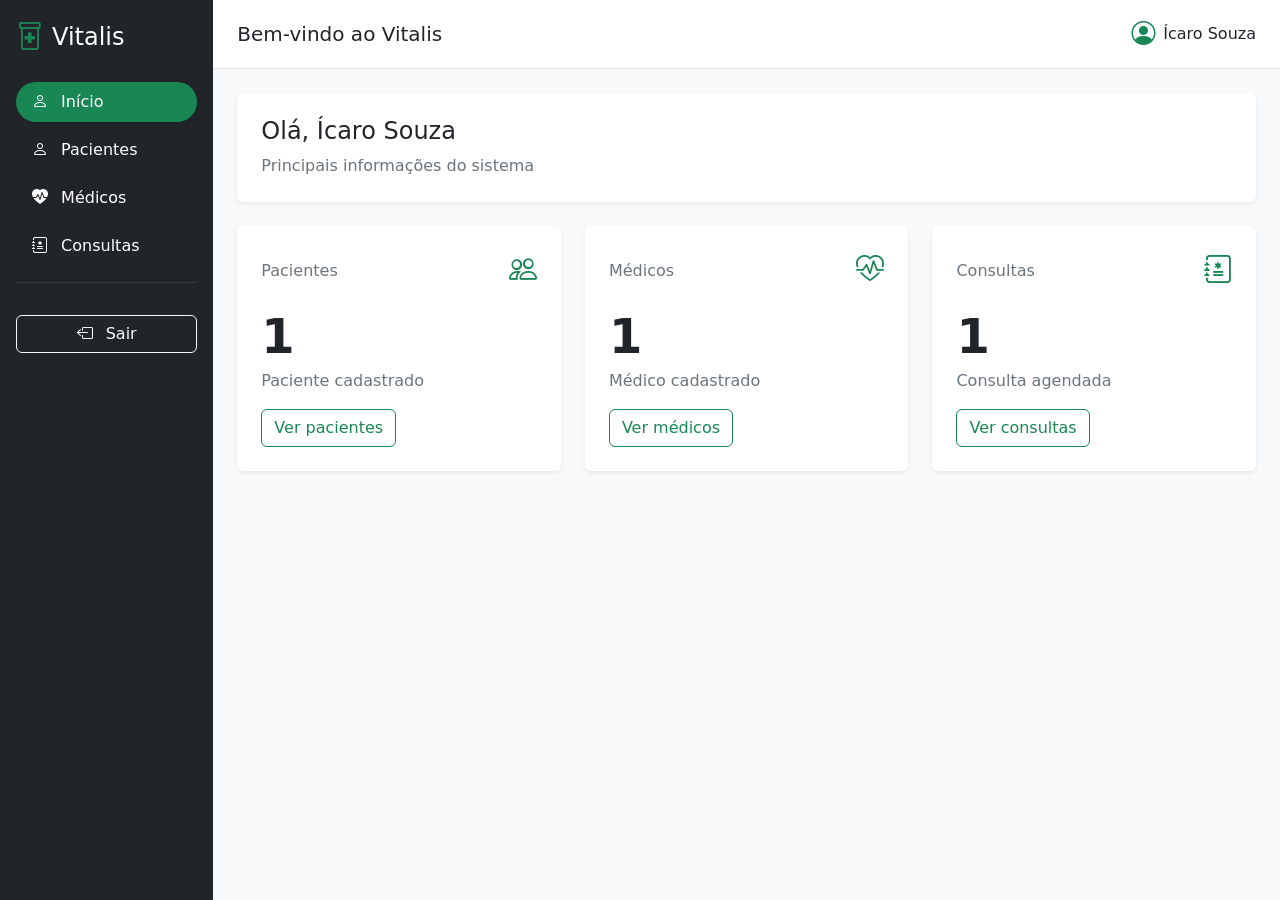
<file: frontend/html/home.html>
<!DOCTYPE html>
<html lang="pt-br">

<head>
    <meta charset="UTF-8">
    <meta name="viewport" content="width=device-width, initial-scale=1.0">
    <link href="https://cdn.jsdelivr.net/npm/bootstrap@5.3.8/dist/css/bootstrap.min.css" rel="stylesheet"
        integrity="sha384-sRIl4kxILFvY47J16cr9ZwB07vP4J8+LH7qKQnuqkuIAvNWLzeN8tE5YBujZqJLB" crossorigin="anonymous">
    <link rel="stylesheet" href="https://cdn.jsdelivr.net/npm/bootstrap-icons@1.11.3/font/bootstrap-icons.min.css">
    <link rel="stylesheet" href="../css/responsive.css">
    <title>Vitalis</title>
</head>

<body class="bg-light">
    <div class="container-fluid">
        <div class="row min-vh-100">
            <aside class="col-12 col-md-3 col-lg-2 bg-dark text-white p-3">
                <div class="d-flex align-items-center mb-4">
                    <i class="bi bi-prescription2 fs-3 text-success me-2"></i>
                    <h1 class="h4 mb-0">Vitalis</h1>
                </div>
                <nav class="nav text-success gap-2">
                    <a class="nav-link text-white bg-success border-0 shadow-sm rounded-5 w-100" href="home.html">
                        <i class="bi bi-person me-2"></i>
                        Início
                    </a>

                    <a class="nav-link text-white btn-outline-success" href="pacientes.html">
                        <i class="bi bi-person me-2"></i>
                        Pacientes
                    </a>

                    <a class="nav-link text-white" href="medicos.html">
                        <i class="bi bi-heart-pulse-fill me-2"></i>
                        Médicos
                    </a>

                    <a class="nav-link text-white" href="consultas.html">
                        <i class="bi bi-journal-medical me-2"></i>
                        Consultas
                    </a>
                </nav>
                <hr class="border-secondary">
                <a href="login.html" class="btn btn-outline-light w-100 mt-3">
                    <i class="bi bi-box-arrow-left me-2"></i>
                    Sair
                </a>
            </aside>
            <main class="col-12 col-md-9 col-lg-10 p-0">
                <header class="navbar bg-white border-bottom px-4 py-3">
                    <div>
                        <h2 class="h5 mb-0">Bem-vindo ao Vitalis</h2>
                    </div>
                    <div class="d-flex align-items-center">
                        <i class="bi bi-person-circle fs-4 text-success me-2"></i>
                        <span>Ícaro Souza</span>
                    </div>
                </header>
                <div class="p-4">
                    <section class="mb-4">
                        <div class="card border-0 shadow-sm">
                            <div class="card-body p-4">
                                <h2 class="h4">Olá, Ícaro Souza</h2>
                                <p class="text-secondary mb-0">Principais informações do sistema</p>
                            </div>
                            
                        </div>
                    </section>
                    <section class="mb-4">
                        <div class="row g-4">
                            <div class="col-12 col-md-6 col-xl-4">
                                <div class="card h-100 border-0 shadow-sm">
                                    <div class="card-body p-4">
                                        <div class="d-flex align-items-center justify-content-between mb-3">
                                            <h3 class="h6 text-secondary mb-0">Pacientes</h3>
                                            <i class="bi bi-people fs-3 text-success"></i>
                                        </div>
                                        <p class="display-5 fw-bold mb-1">1</p>
                                        <p class="text-secondary mb-3">Paciente cadastrado</p>
                                        <a href="pacientes.html" class="btn btn-outline-success">Ver pacientes</a>
                                    </div>
                                </div>
                            </div>
                            <div class="col-12 col-md-6 col-xl-4">
                                <div class="card h-100 border-0 shadow-sm">
                                    <div class="card-body p-4">
                                        <div class="d-flex align-items-center justify-content-between mb-3">
                                            <h3 class="h6 text-secondary mb-0">Médicos</h3>
                                            <i class="bi bi-heart-pulse fs-3 text-success"></i>
                                        </div>
                                        <p class="display-5 fw-bold mb-1">1</p>
                                        <p class="text-secondary mb-3">Médico cadastrado</p>
                                        <a href="medicos.html" class="btn btn-outline-success">Ver médicos</a>
                                    </div>
                                </div>
                            </div>
                            <div class="col-12 col-md-6 col-xl-4">
                                <div class="card h-100 border-0 shadow-sm">
                                    <div class="card-body p-4">
                                        <div class="d-flex align-items-center justify-content-between mb-3">
                                            <h3 class="h6 text-secondary mb-0">Consultas</h3>
                                            <i class="bi bi-journal-medical fs-3 text-success"></i>
                                        </div>
                                        <p class="display-5 fw-bold mb-1">1</p>
                                        <p class="text-secondary mb-3">Consulta agendada</p>
                                        <a href="consultas.html" class="btn btn-outline-success">Ver consultas</a>
                                    </div>
                                </div>
                            </div>
                        </div>
                    </section>
                </div>
            </main>
        </div>
    </div>
    <script src="https://cdn.jsdelivr.net/npm/bootstrap@5.3.8/dist/js/bootstrap.bundle.min.js"
        integrity="sha384-FKyoEForCGlyvwx9Hj09JcYn3nv7wiPVlz7YYwJrWVcXK/BmnVDxM+D2scQbITxI"
        crossorigin="anonymous"></script>
</body>

</html>
</file>
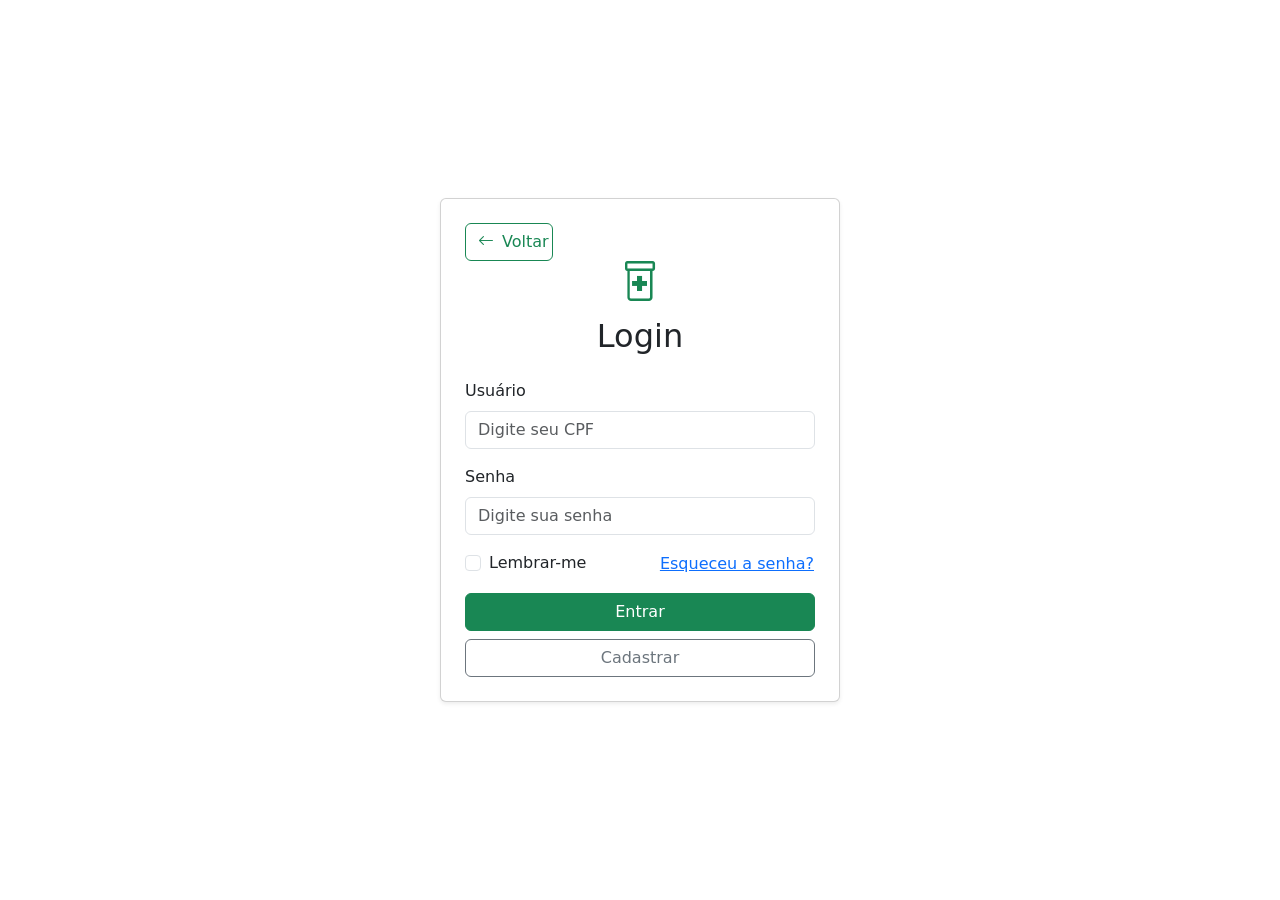
<file: frontend/html/login.html>
<!DOCTYPE html>
<html lang="pt-br">
<head>
    <meta charset="UTF-8">
    <meta name="viewport" content="width=device-width, initial-scale=1.0">
    <link rel="stylesheet" href="https://cdn.jsdelivr.net/npm/bootstrap-icons@1.11.3/font/bootstrap-icons.min.css">
    <link href="https://cdn.jsdelivr.net/npm/bootstrap@5.3.8/dist/css/bootstrap.min.css" rel="stylesheet" integrity="sha384-sRIl4kxILFvY47J16cr9ZwB07vP4J8+LH7qKQnuqkuIAvNWLzeN8tE5YBujZqJLB" crossorigin="anonymous">
    <link rel="stylesheet" href="../css/responsive.css">
    <title>Vitalis</title>
</head>
<body class="d-flex align-items-center justify-content-center" style="min-height: 100vh;">
    <div class="card shadow-sm p-4" style="width: 400px;">
        <a class="btn btn-outline-success col-3 d-flex align-items-center" href="../../index.html">
            <i class="bi bi-arrow-left me-2"></i> Voltar
        </a>
        <i class="d-flex align-items-center justify-content-center bi bi-prescription2 fs-1 text-success mb-3"></i>
        <h2 class="mb-4 text-center">Login</h2>
        <form>
            <div class="mb-3">
                <label for="username" class="form-label">Usuário</label>
                <input type="text" class="form-control" id="username" placeholder="Digite seu CPF">
            </div>
            <div class="mb-3">  
                <label for="password" class="form-label">Senha</label>
                <input type="password" class="form-control" id="password" placeholder="Digite sua senha">
            </div>
            <div class="d-flex justify-content-between align-items-center mb-3">
                <div class="form-check">
                    <input class="form-check-input" type="checkbox" id="remember">
                    <label class="form-check-label" for="remember">
                        Lembrar-me
                    </label>
                </div>
                <a class="btn btn-link p-0 " href="#">Esqueceu a senha?</a>
            </div>
            <a type="submit" class="btn btn-success w-100" href="home.html">Entrar</a>
            <a class="btn btn-outline-secondary w-100 mt-2" href="cadastro.html">Cadastrar</a>
        </form>
    
    <script src="https://cdn.jsdelivr.net/npm/bootstrap@5.3.8/dist/js/bootstrap.bundle.min.js" integrity="sha384-FKyoEForCGlyvwx9Hj09JcYn3nv7wiPVlz7YYwJrWVcXK/BmnVDxM+D2scQbITxI" crossorigin="anonymous"></script>
</body>
</html>
</file>
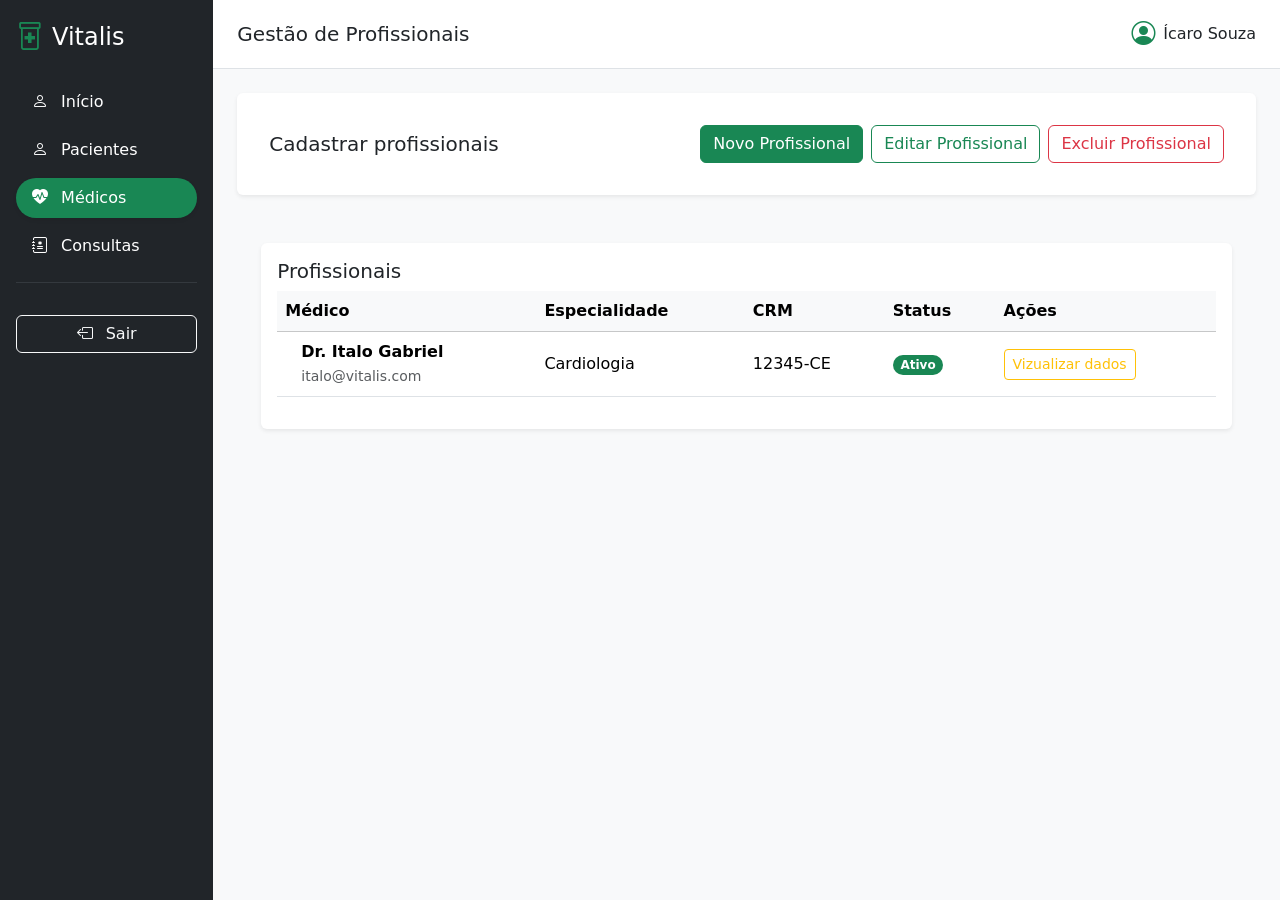
<file: frontend/html/medicos.html>
<!DOCTYPE html>
<html lang="pt-br">

<head>
    <meta charset="UTF-8">
    <meta name="viewport" content="width=device-width, initial-scale=1.0">
    <link href="https://cdn.jsdelivr.net/npm/bootstrap@5.3.8/dist/css/bootstrap.min.css" rel="stylesheet"
        integrity="sha384-sRIl4kxILFvY47J16cr9ZwB07vP4J8+LH7qKQnuqkuIAvNWLzeN8tE5YBujZqJLB" crossorigin="anonymous">
    <link rel="stylesheet" href="https://cdn.jsdelivr.net/npm/bootstrap-icons@1.11.3/font/bootstrap-icons.min.css">
    <link rel="stylesheet" href="../css/responsive.css">
    <title>Vitalis</title>
</head>

<body class="bg-light">
    <div class="container-fluid">
        <div class="row min-vh-100">
            <aside class="col-12 col-md-3 col-lg-2 bg-dark text-white p-3">
                <div class="d-flex align-items-center mb-4">
                    <i class="bi bi-prescription2 fs-3 text-success me-2"></i>
                    <h1 class="h4 mb-0">Vitalis</h1>
                </div>
                <nav class="nav gap-2">
                    <a class="nav-link text-white" href="home.html">
                        <i class="bi bi-person me-2"></i>
                        Início
                    </a>

                    <a class="nav-link text-white " href="pacientes.html">
                        <i class="bi bi-person me-2"></i>
                        Pacientes
                    </a>

                    <a class="nav-link text-white border-0 shadow-sm bg-success rounded-5 w-100" href="medicos.html">
                        <i class="bi bi-heart-pulse-fill me-2"></i>
                        Médicos
                    </a>

                    <a class="nav-link text-white" href="consultas.html">
                        <i class="bi bi-journal-medical me-2"></i>
                        Consultas
                    </a>
                </nav>
                <hr class="border-secondary">
                <a href="login.html" class="btn btn-outline-light w-100 mt-3">
                    <i class="bi bi-box-arrow-left me-2"></i>
                    Sair
                </a>
            </aside>
            <main class="col-12 col-md-9 col-lg-10 p-0">
                <header class="navbar bg-white border-bottom px-4 py-3">
                    <div>
                        <h2 class="h5 mb-0">Gestão de Profissionais</h2>
                    </div>
                    <div class="d-flex align-items-center">
                        <i class="bi bi-person-circle fs-4 text-success me-2"></i>
                        <span>Ícaro Souza</span>
                    </div>
                </header>
                <div class="p-4">
                    <section class="mb-4">
                        <div class="card border-0 shadow-sm">
                            <div class="card-body">
                                <div class="card-body d-flex justify-content-between align-items-center gap-2">       
                                <h5 class="card-title mb-0 me-auto">Cadastrar profissionais</h5>  
                                    <a class="btn btn-success" href="novoMedico.html">Novo Profissional</a>
                                    <a class="btn btn-outline-success" href="editarMedico.html">Editar Profissional</a>
                                    <a class="btn btn-outline-danger" href="#">Excluir Profissional</a>
                            </div> 
                            </div>    
                        </div>
                    </section>
                    <section class="p-4">
                        <div class="mb-4">
                            <div class="card border-0 shadow-sm">
                                <div class="card-body">
                                    <h5 class="card-title">Profissionais</h5>
                                    <div class="table-responsive">
                                        <table class="table table-hover align-middle">
                                            <thead class="table-light">
                                                <tr>
                                                    <th>Médico</th>
                                                    <th>Especialidade</th>
                                                    <th>CRM</th>
                                                    <th>Status</th>
                                                    <th>Ações</th>
                                                </tr>
                                            </thead>
                                            <tbody>
                                                <tr>
                                                    <td>
                                                        <div class="d-flex align-items-center">
                                                            <div class="bg-success text-white rounded-circle d-flex justify-content-center me-3">
                                                            </div>
                                                            <div>
                                                                <p class="mb-0 fw-bold">Dr. Italo Gabriel</p>
                                                                <small class="text-muted">italo@vitalis.com</small>
                                                            </div>
                                                        </div>
                                                    </td>
                                                    <td>Cardiologia</td>
                                                    <td>12345-CE</td>
                                                    <td>
                                                        <span class="badge bg-success rounded-pill">Ativo</span>
                                                    </td>
                                                    <td>
                                                        <div class="d-flex gap-2">
                                                            <a href="#" class="btn btn-sm text btn-outline-warning">Vizualizar dados</a>
                                                        </div>
                                                    </td>
                                                </tr>
                                            </tbody>    
                                        </table>
                                    </div>
                                </div>
                            </div>
                        </div>  
                    </section>
                </div>
            </main>
        </div>
    </div>
    <script src="https://cdn.jsdelivr.net/npm/bootstrap@5.3.8/dist/js/bootstrap.bundle.min.js"
        integrity="sha384-FKyoEForCGlyvwx9Hj09JcYn3nv7wiPVlz7YYwJrWVcXK/BmnVDxM+D2scQbITxI"
        crossorigin="anonymous"></script>
</body>

</html>
</file>
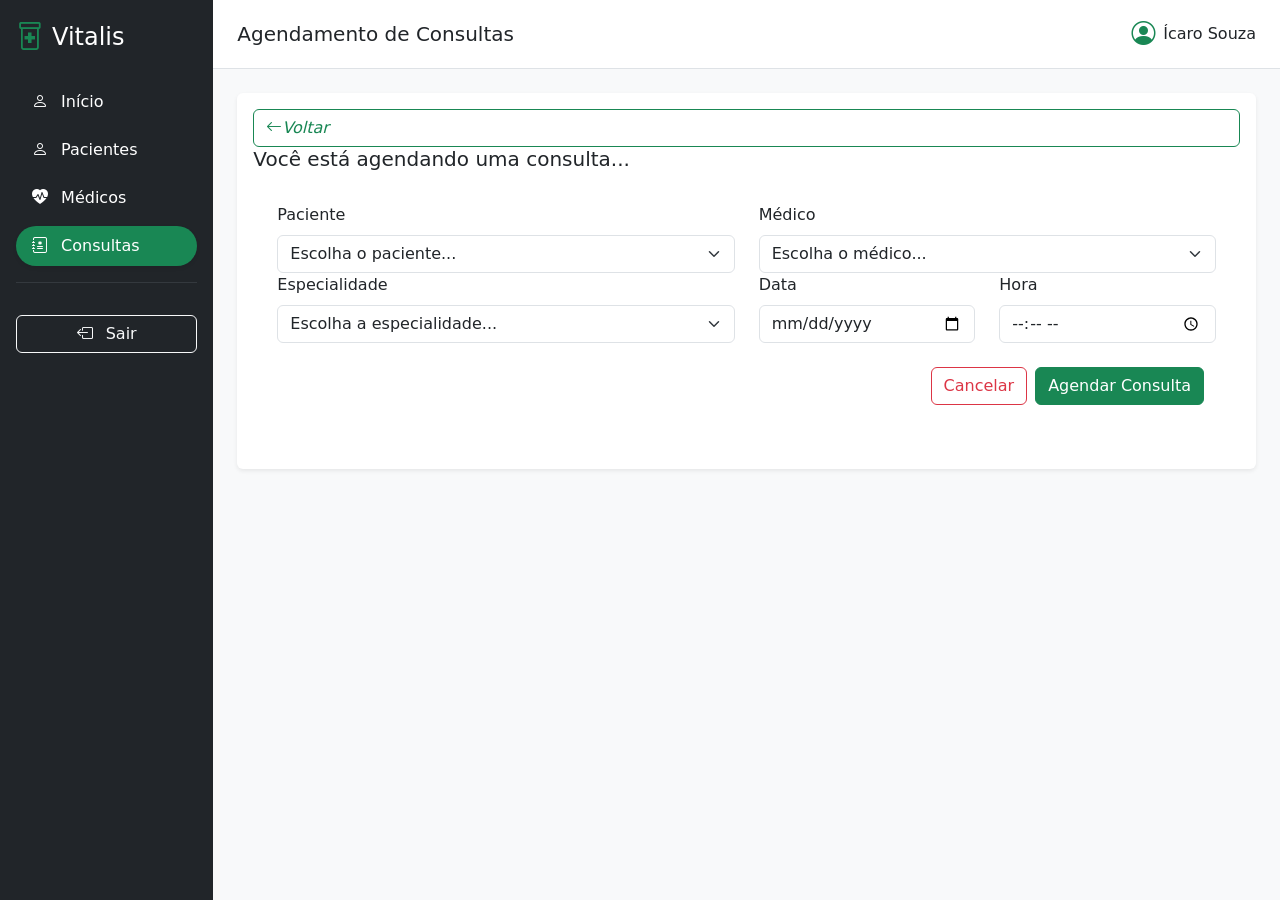
<file: frontend/html/novoAgendamento.html>
<!DOCTYPE html>
<html lang="pt-br">

<head>
    <meta charset="UTF-8">
    <meta name="viewport" content="width=device-width, initial-scale=1.0">
    <link href="https://cdn.jsdelivr.net/npm/bootstrap@5.3.8/dist/css/bootstrap.min.css" rel="stylesheet"
        integrity="sha384-sRIl4kxILFvY47J16cr9ZwB07vP4J8+LH7qKQnuqkuIAvNWLzeN8tE5YBujZqJLB" crossorigin="anonymous">
    <link rel="stylesheet" href="https://cdn.jsdelivr.net/npm/bootstrap-icons@1.11.3/font/bootstrap-icons.min.css">
    <link rel="stylesheet" href="../css/responsive.css">
    <title>Vitalis</title>
</head>

<body class="bg-light">
    <div class="container-fluid">
        <div class="row min-vh-100">
            <aside class="col-12 col-md-3 col-lg-2 bg-dark text-white p-3">
                <div class="d-flex align-items-center mb-4">
                    <i class="bi bi-prescription2 fs-3 text-success me-2"></i>
                    <h1 class="h4 mb-0">Vitalis</h1>
                </div>
                <nav class="nav text-success gap-2">
                    <a class="nav-link text-white" href="home.html">
                        <i class="bi bi-person me-2"></i>
                        Início
                    </a>

                    <a class="nav-link text-white" href="pacientes.html">
                        <i class="bi bi-person me-2"></i>
                        Pacientes
                    </a>

                    <a class="nav-link text-white" href="medicos.html">
                        <i class="bi bi-heart-pulse-fill me-2"></i>
                        Médicos
                    </a>

                    <a class="nav-link text-white bg-success border-0 shadow-sm rounded-5 w-100" href="consultas.html">
                        <i class="bi bi-journal-medical me-2"></i>
                        Consultas
                    </a>
                    
                </nav>
                <hr class="border-secondary">
                <a href="login.html" class="btn btn-outline-light w-100 mt-3">
                    <i class="bi bi-box-arrow-left me-2"></i>
                    Sair
                </a>
            </aside>
            <main class="col-12 col-md-9 col-lg-10 p-0">
                <header class="navbar bg-white border-bottom px-4 py-3">
                    <div>
                        <h2 class="h5 mb-0">Agendamento de Consultas</h2>
                    </div>
                    <div class="d-flex align-items-center">
                        <i class="bi bi-person-circle fs-4 text-success me-2"></i>
                        <span>Ícaro Souza</span>
                    </div>
                </header>
                <div class="p-4">
                    <section class="mb-4">
                        <div class="card border-0 shadow-sm">
                            <div class="card-body">
                                <a href="consultas.html" class="btn btn-outline-success d-flex justify-content-start rounded-2">
                                    <i class="bi bi-arrow-left ">Voltar</i>
                                </a>
                                <h5 class="card-title">Você está agendando uma consulta...</h5>
                                <form action="" method="POST">
                                    <div class="row p-4">
                                        <div class="col-6 col-md-6">
                                            <label for="paciente" class="form-label">Paciente</label>
                                                <select class="form-select" id="paciente" name="paciente">
                                                    <option value="">Escolha o paciente...</option>
                                                    <option value="1">Paciente 1</option>
                                                    <option value="2">Paciente 2</option>
                                            
                                                </select>
                                        </div>
                                        <div class="col-6 col-md-6">
                                            <label for="medico" class="form-label">Médico</label>
                                                <select class="form-select" id="medico" name="medico">
                                                    <option value="">Escolha o médico...</option>
                                                    <option value="1">Médico 1</option>
                                                    <option value="2">Médico 2</option>
                                            
                                                </select>
                                        </div>
                                        <div class="col-6 col-md-6">
                                            <label for="especialidade" class="form-label">Especialidade</label>
                                                <select class="form-select" id="especialidade" name="especialidade">
                                                    <option value="">Escolha a especialidade...</option>
                                                    <option value="1">Especialidade 1</option>
                                                    <option value="2">Especialidade 2</option>
                                            
                                                </select>
                                        </div>
                                        <div class="col-6 col-md-6">
                                            <div class="row">
                                                <div class="col-6 col-md-6">
                                                    <label for="data" class="form-label">Data</label>
                                                    <input type="date" class="form-control " id="data" name="data">
                                                </div>
                                                    <div class="col-6 col-md-6">
                                                    <label for="hora" class="form-label">Hora</label>
                                                    <input type="time" class="form-control" id="hora" name="hora">
                                                </div>
                                                <div class="col-12 p-4 d-flex justify-content-end gap-2">
                                                    <a class="btn btn-outline-danger " href="consultas.html">Cancelar</a>
                                                    <button type="submit" class="btn btn-success ">Agendar Consulta</button>
                                                </div>

                                            </div>
                                        </div>
                                    </div>
                                </form>
                            </div>
                        </div>
                    </section>
                </div>
            </main>
        </div>
    </div>
    <script src="https://cdn.jsdelivr.net/npm/bootstrap@5.3.8/dist/js/bootstrap.bundle.min.js"
        integrity="sha384-FKyoEForCGlyvwx9Hj09JcYn3nv7wiPVlz7YYwJrWVcXK/BmnVDxM+D2scQbITxI"
        crossorigin="anonymous"></script>
</body>

</html>
</file>
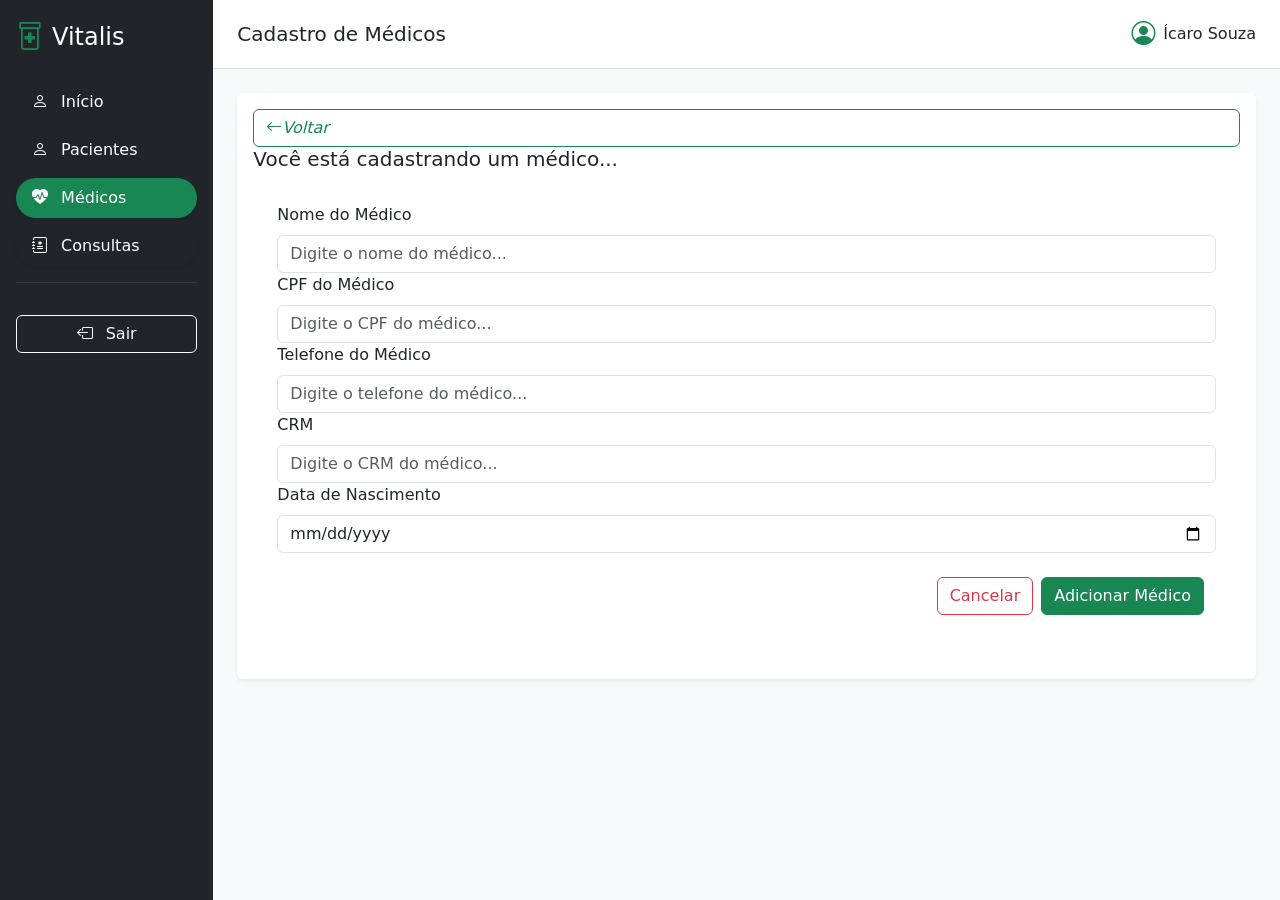
<file: frontend/html/novoMedico.html>
<!DOCTYPE html>
<html lang="pt-br">

<head>
    <meta charset="UTF-8">
    <meta name="viewport" content="width=device-width, initial-scale=1.0">
    <link href="https://cdn.jsdelivr.net/npm/bootstrap@5.3.8/dist/css/bootstrap.min.css" rel="stylesheet"
        integrity="sha384-sRIl4kxILFvY47J16cr9ZwB07vP4J8+LH7qKQnuqkuIAvNWLzeN8tE5YBujZqJLB" crossorigin="anonymous">
    <link rel="stylesheet" href="https://cdn.jsdelivr.net/npm/bootstrap-icons@1.11.3/font/bootstrap-icons.min.css">
    <link rel="stylesheet" href="../css/responsive.css">
    <title>Vitalis</title>
</head>

<body class="bg-light">
    <div class="container-fluid">
        <div class="row min-vh-100">
            <aside class="col-12 col-md-3 col-lg-2 bg-dark text-white p-3">
                <div class="d-flex align-items-center mb-4">
                    <i class="bi bi-prescription2 fs-3 text-success me-2"></i>
                    <h1 class="h4 mb-0">Vitalis</h1>
                </div>
                <nav class="nav text-success gap-2">
                    <a class="nav-link text-white" href="home.html">
                        <i class="bi bi-person me-2"></i>
                        Início
                    </a>

                    <a class="nav-link text-white" href="pacientes.html">
                        <i class="bi bi-person me-2"></i>
                        Pacientes
                    </a>

                    <a class="nav-link text-white border-0 shadow-sm bg-success rounded-5 w-100" href="medicos.html">
                        <i class="bi bi-heart-pulse-fill me-2"></i>
                        Médicos
                    </a>

                    <a class="nav-link text-white border-0 shadow-sm rounded-5 w-100" href="consultas.html">
                        <i class="bi bi-journal-medical me-2"></i>
                        Consultas
                    </a>
                    
                </nav>
                <hr class="border-secondary">
                <a href="login.html" class="btn btn-outline-light w-100 mt-3">
                    <i class="bi bi-box-arrow-left me-2"></i>
                    Sair
                </a>
            </aside>
            <main class="col-12 col-md-9 col-lg-10 p-0">
                <header class="navbar bg-white border-bottom px-4 py-3">
                    <div>
                        <h2 class="h5 mb-0">Cadastro de Médicos</h2>
                    </div>
                    <div class="d-flex align-items-center">
                        <i class="bi bi-person-circle fs-4 text-success me-2"></i>
                        <span>Ícaro Souza</span>
                    </div>
                </header>
                <div class="p-4">
                    <section class="mb-4">
                        <div class="card border-0 shadow-sm">
                            <div class="card-body">
                                <a href="medicos.html" class="btn btn-outline-success d-flex justify-content-start rounded-2 ">
                                    <i class="bi bi-arrow-left ">Voltar</i>
                                </a>
                                <h5 class="card-title">Você está cadastrando um médico...</h5>
                                <form action="" method="POST">
                                    <div class="row p-4">
                                        <div class="col-12 ">
                                            <label for="paciente" class="form-label">Nome do Médico</label>
                                                <input class="form-control w-100" id="paciente" name="paciente" placeholder="Digite o nome do médico...">
                                                <label for="cpf" class="form-label">CPF do Médico</label>
                                                <input class="form-control w-100" id="cpf" name="cpf" placeholder="Digite o CPF do médico...">     
                                                <label for="telefone" class="form-label">Telefone do Médico</label>
                                                <input class="form-control" id="telefone" name="telefone" placeholder="Digite o telefone do médico...">       
                                                <label for="telefone" class="form-label">CRM</label>
                                                <input class="form-control" id="crm" name="telefone" placeholder="Digite o CRM do médico...">
                                        </div>
                                        <div class="col-12 col-md-12 w-100">
                                            <div class="row">
                                                <div class="col-12 col-md-12">
                                                    <label for="data" class="form-label">Data de Nascimento</label>
                                                    <input type="date" class="form-control " id="data" name="data">
                                                </div>
                                                <div class="col-12 p-4 d-flex justify-content-end gap-2">
                                                    <a class="btn btn-outline-danger " href="pacientes.html">Cancelar</a>
                                                    <button type="submit" class="btn btn-success ">Adicionar Médico</button>
                                                </div>

                                            </div>
                                        </div>
                                    </div>
                                </form>
                            </div>
                        </div>
                    </section>
                </div>
            </main>
        </div>
    </div>
    <script src="https://cdn.jsdelivr.net/npm/bootstrap@5.3.8/dist/js/bootstrap.bundle.min.js"
        integrity="sha384-FKyoEForCGlyvwx9Hj09JcYn3nv7wiPVlz7YYwJrWVcXK/BmnVDxM+D2scQbITxI"
        crossorigin="anonymous"></script>
</body>

</html>
</file>
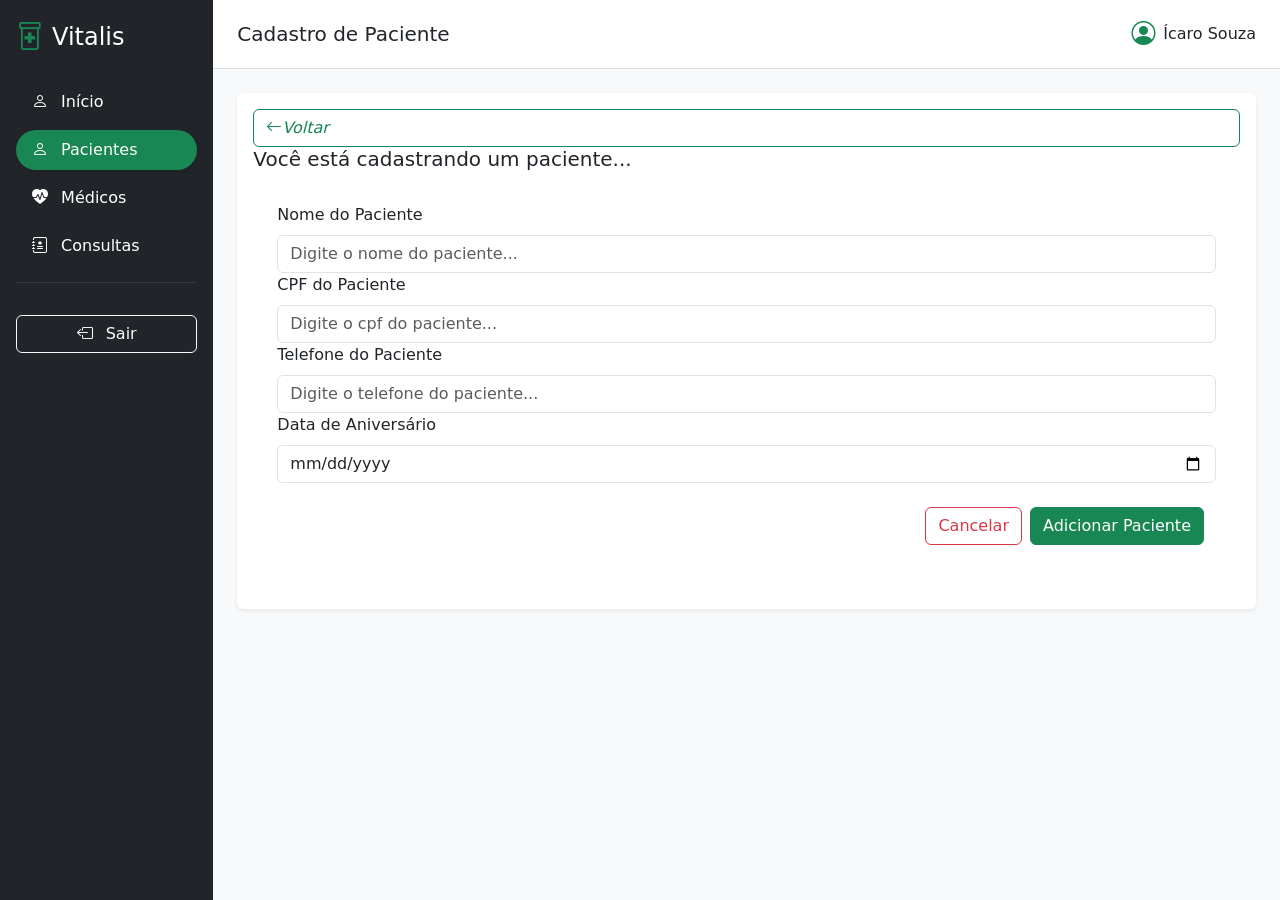
<file: frontend/html/novoPaciente.html>
<!DOCTYPE html>
<html lang="pt-br">

<head>
    <meta charset="UTF-8">
    <meta name="viewport" content="width=device-width, initial-scale=1.0">
    <link href="https://cdn.jsdelivr.net/npm/bootstrap@5.3.8/dist/css/bootstrap.min.css" rel="stylesheet"
        integrity="sha384-sRIl4kxILFvY47J16cr9ZwB07vP4J8+LH7qKQnuqkuIAvNWLzeN8tE5YBujZqJLB" crossorigin="anonymous">
    <link rel="stylesheet" href="https://cdn.jsdelivr.net/npm/bootstrap-icons@1.11.3/font/bootstrap-icons.min.css">
    <link rel="stylesheet" href="../css/responsive.css">
    <title>Vitalis</title>
</head>

<body class="bg-light">
    <div class="container-fluid">
        <div class="row min-vh-100">
            <aside class="col-12 col-md-3 col-lg-2 bg-dark text-white p-3">
                <div class="d-flex align-items-center mb-4">
                    <i class="bi bi-prescription2 fs-3 text-success me-2"></i>
                    <h1 class="h4 mb-0">Vitalis</h1>
                </div>
                <nav class="nav text-success gap-2">
                    <a class="nav-link text-white" href="home.html">
                        <i class="bi bi-person me-2"></i>
                        Início
                    </a>

                    <a class="nav-link text-white bg-success border-0 shadow-sm rounded-5 w-100" href="pacientes.html">
                        <i class="bi bi-person me-2"></i>
                        Pacientes
                    </a>

                    <a class="nav-link text-white" href="medicos.html">
                        <i class="bi bi-heart-pulse-fill me-2"></i>
                        Médicos
                    </a>

                    <a class="nav-link text-white border-0 shadow-sm rounded-5 w-100" href="consultas.html">
                        <i class="bi bi-journal-medical me-2"></i>
                        Consultas
                    </a>
                    
                </nav>
                <hr class="border-secondary">
                <a href="login.html" class="btn btn-outline-light w-100 mt-3">
                    <i class="bi bi-box-arrow-left me-2"></i>
                    Sair
                </a>
            </aside>
            <main class="col-12 col-md-9 col-lg-10 p-0">
                <header class="navbar bg-white border-bottom px-4 py-3">
                    <div>
                        <h2 class="h5 mb-0">Cadastro de Paciente</h2>
                    </div>
                    <div class="d-flex align-items-center">
                        <i class="bi bi-person-circle fs-4 text-success me-2"></i>
                        <span>Ícaro Souza</span>
                    </div>
                </header>
                <div class="p-4">
                    <section class="mb-4">
                        <div class="card border-0 shadow-sm">
                            <div class="card-body">
                                <a href="consultas.html" class="btn btn-outline-success d-flex justify-content-start rounded-2">
                                    <i class="bi bi-arrow-left ">Voltar</i>
                                </a>
                                <h5 class="card-title">Você está cadastrando um paciente...</h5>
                                <form action="" method="POST">
                                    <div class="row p-4">
                                        <div class="col-12 ">
                                            <label for="paciente" class="form-label">Nome do Paciente</label>
                                                <input class="form-control w-100" id="paciente" name="paciente" placeholder="Digite o nome do paciente...">
                                                <label for="cpf" class="form-label">CPF do Paciente</label>
                                                <input class="form-control w-100" id="cpf" name="cpf" placeholder="Digite o cpf do paciente...">     
                                                <label for="telefone" class="form-label">Telefone do Paciente</label>
                                                <input class="form-control" id="telefone" name="telefone" placeholder="Digite o telefone do paciente...">       

                                        </div>
                                        <div class="col-12 col-md-12 w-100">
                                            <div class="row">
                                                <div class="col-12 col-md-12">
                                                    <label for="data" class="form-label">Data de Aniversário</label>
                                                    <input type="date" class="form-control " id="data" name="data">
                                                </div>
                                                <div class="col-12 p-4 d-flex justify-content-end gap-2">
                                                    <a class="btn btn-outline-danger " href="pacientes.html">Cancelar</a>
                                                    <button type="submit" class="btn btn-success ">Adicionar Paciente</button>
                                                </div>

                                            </div>
                                        </div>
                                    </div>
                                </form>
                            </div>
                        </div>
                    </section>
                </div>
            </main>
        </div>
    </div>
    <script src="https://cdn.jsdelivr.net/npm/bootstrap@5.3.8/dist/js/bootstrap.bundle.min.js"
        integrity="sha384-FKyoEForCGlyvwx9Hj09JcYn3nv7wiPVlz7YYwJrWVcXK/BmnVDxM+D2scQbITxI"
        crossorigin="anonymous"></script>
</body>

</html>
</file>
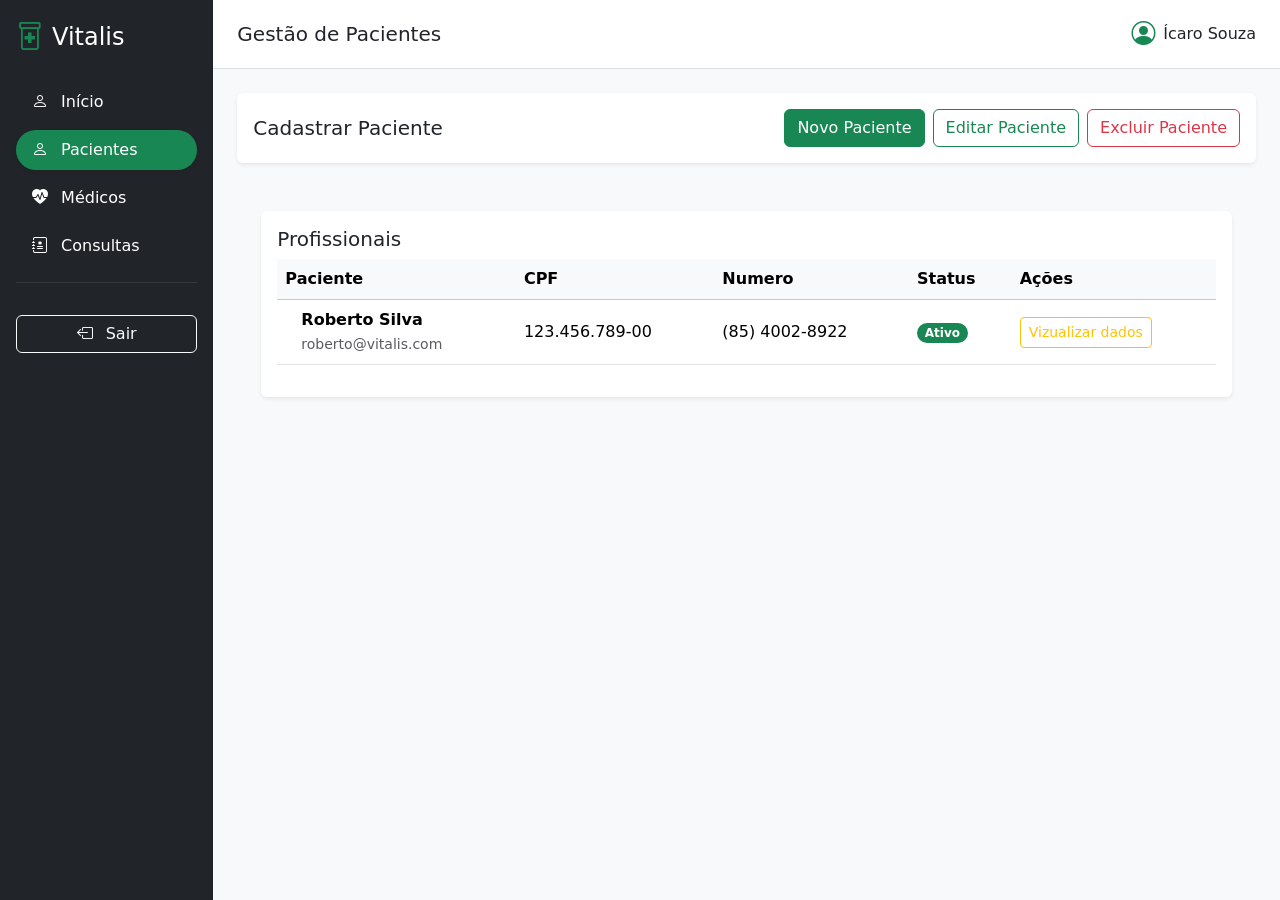
<file: frontend/html/pacientes.html>
<!DOCTYPE html>
<html lang="pt-br">

<head>
    <meta charset="UTF-8">
    <meta name="viewport" content="width=device-width, initial-scale=1.0">
    <link href="https://cdn.jsdelivr.net/npm/bootstrap@5.3.8/dist/css/bootstrap.min.css" rel="stylesheet"
        integrity="sha384-sRIl4kxILFvY47J16cr9ZwB07vP4J8+LH7qKQnuqkuIAvNWLzeN8tE5YBujZqJLB" crossorigin="anonymous">
    <link rel="stylesheet" href="https://cdn.jsdelivr.net/npm/bootstrap-icons@1.11.3/font/bootstrap-icons.min.css">
    <link rel="stylesheet" href="../css/responsive.css">
    <title>Vitalis</title>
</head>

<body class="bg-light">
    <div class="container-fluid">
        <div class="row min-vh-100">
            <aside class="col-12 col-md-3 col-lg-2 bg-dark text-white p-3">
                <div class="d-flex align-items-center mb-4">
                    <i class="bi bi-prescription2 fs-3 text-success me-2"></i>
                    <h1 class="h4 mb-0">Vitalis</h1>
                </div>
                <nav class="nav gap-2">
                    <a class="nav-link text-white" href="home.html">
                        <i class="bi bi-person me-2"></i>
                        Início
                    </a>

                    <a class="nav-link text-white border-0 shadow-sm bg-success rounded-5 w-100" href="pacientes.html">
                        <i class="bi bi-person me-2"></i>
                        Pacientes
                    </a>

                    <a class="nav-link text-white" href="medicos.html">
                        <i class="bi bi-heart-pulse-fill me-2"></i>
                        Médicos
                    </a>

                    <a class="nav-link text-white" href="consultas.html">
                        <i class="bi bi-journal-medical me-2"></i>
                        Consultas
                    </a>
                </nav>
                <hr class="border-secondary">
                <a href="login.html" class="btn btn-outline-light w-100 mt-3">
                    <i class="bi bi-box-arrow-left me-2"></i>
                    Sair
                </a>
            </aside>
            <main class="col-12 col-md-9 col-lg-10 p-0">
                <header class="navbar bg-white border-bottom px-4 py-3">
                    <div>
                        <h2 class="h5 mb-0">Gestão de Pacientes</h2>
                    </div>
                    <div class="d-flex align-items-center">
                        <i class="bi bi-person-circle fs-4 text-success me-2"></i>
                        <span>Ícaro Souza</span>
                    </div>
                </header>
                <div class="p-4">
                    <section class="mb-4">
                        <div class="card border-0 shadow-sm">
                            <div class="card-body d-flex justify-content-between align-items-center gap-2">                
                                <h5 class="card-title mb-0 me-auto">Cadastrar Paciente</h5>    
                                <a class="btn btn-success" href="novoPaciente.html">Novo Paciente</a>
                                <a class="btn btn-outline-success" href="editarPaciente.html">Editar Paciente</a>
                                <a class="btn btn-outline-danger" href="#">Excluir Paciente</a>
                            </div>    
                        </div>
                    </section>
                    <section class="p-4">
                        <div class="mb-4">
                            <div class="card border-0 shadow-sm">
                                <div class="card-body">
                                    <h5 class="card-title">Profissionais</h5>
                                    <div class="table-responsive">
                                        <table class="table table-hover align-middle">
                                            <thead class="table-light">
                                                <tr>
                                                    <th>Paciente</th>
                                                    <th>CPF</th>
                                                    <th>Numero</th>
                                                    <th>Status</th>
                                                    <th>Ações</th>
                                                </tr>
                                            </thead>
                                            <tbody>
                                                <tr>
                                                    <td>
                                                        <div class="d-flex align-items-center">
                                                            <div class="bg-success text-white rounded-circle d-flex justify-content-center me-3">
                                                            </div>
                                                            <div>
                                                                <p class="mb-0 fw-bold">Roberto Silva</p>
                                                                <small class="text-muted">roberto@vitalis.com</small>
                                                            </div>
                                                        </div>
                                                    </td>
                                                    <td>123.456.789-00</td>
                                                    <td>(85) 4002-8922  </td>
                                                    <td>
                                                        <span class="badge bg-success rounded-pill">Ativo</span>
                                                    </td>
                                                    <td>
                                                        <div class="d-flex gap-2">
                                                            <a href="#" class="btn btn-sm text btn-outline-warning">Vizualizar dados</a>
                                                        </div>
                                                    </td>
                                                </tr>
                                            </tbody>    
                                        </table>
                                    </div>
                                </div>
                            </div>
                        </div>  
                    </section>
                </div>
            </main>
        </div>
    </div>
    <script src="https://cdn.jsdelivr.net/npm/bootstrap@5.3.8/dist/js/bootstrap.bundle.min.js"
        integrity="sha384-FKyoEForCGlyvwx9Hj09JcYn3nv7wiPVlz7YYwJrWVcXK/BmnVDxM+D2scQbITxI"
        crossorigin="anonymous"></script>
</body>

</html>
</file>
<file: frontend/css/responsive.css>
aside .nav-link {
    border-radius: 999px;
    transition: background-color 0.2s ease, box-shadow 0.2s ease;
}

aside .nav-link:hover,
aside .nav-link:focus-visible {
    color: #fff !important;
    background-color: var(--bs-success) !important;
    box-shadow: var(--bs-box-shadow-sm);
}

@media (max-width: 767.98px) {
    body {
        overflow-x: hidden;
    }

    .row > aside {
        padding: 1rem !important;
    }

    .row > aside .nav {
        display: flex;
        flex-direction: row;
        flex-wrap: wrap;
    }

    .row > aside .nav-link {
        flex: 1 1 calc(50% - 0.5rem);
        width: auto !important;
    }

    header.navbar {
        flex-wrap: wrap;
        gap: 0.75rem;
        padding: 1rem !important;
    }

    header.navbar > div:first-child {
        flex: 1 1 auto;
    }

    main > .p-4 {
        padding: 1rem !important;
    }

    main section.p-4 {
        padding: 0.5rem !important;
    }

    main .card-body > .card-body.d-flex {
        flex-wrap: wrap;
    }

    main .card-body > .card-body.d-flex > .card-title,
    main .card-body.d-flex > .card-title {
        flex: 1 1 100%;
    }

    main .card-body > .card-body.d-flex > .btn,
    main .card-body.d-flex > .btn {
        flex: 1 1 100%;
    }

    main .row.p-4 {
        padding: 1rem 0.5rem !important;
    }

    main .row > .col-6 {
        width: 100%;
    }

    main .col-12.p-4.d-flex.justify-content-end {
        flex-wrap: wrap;
        padding: 1rem 0 !important;
    }

    main .col-12.p-4.d-flex.justify-content-end > .btn {
        flex: 1 1 100%;
    }

    .table-responsive {
        margin-right: -0.25rem;
    }

    body.d-flex {
        padding: 1rem;
    }

    body.d-flex > .card {
        width: 100% !important;
        max-width: 25rem;
    }
}

@media (max-width: 575.98px) {
    body > header.fixed-top {
        display: grid !important;
        grid-template-columns: 1fr auto;
        gap: 0.5rem 1rem;
        padding: 0.75rem !important;
    }

    body > header.fixed-top nav {
        grid-column: 1 / -1;
        justify-content: space-between;
        gap: 0.25rem !important;
    }

    body > header.fixed-top nav .nav-link {
        padding: 0.25rem;
        font-size: 0.9rem;
    }

    body > header.fixed-top .btn {
        padding: 0.375rem 0.75rem !important;
        white-space: nowrap;
    }

    html {
        scroll-padding-top: 125px;
    }
}
</file>
